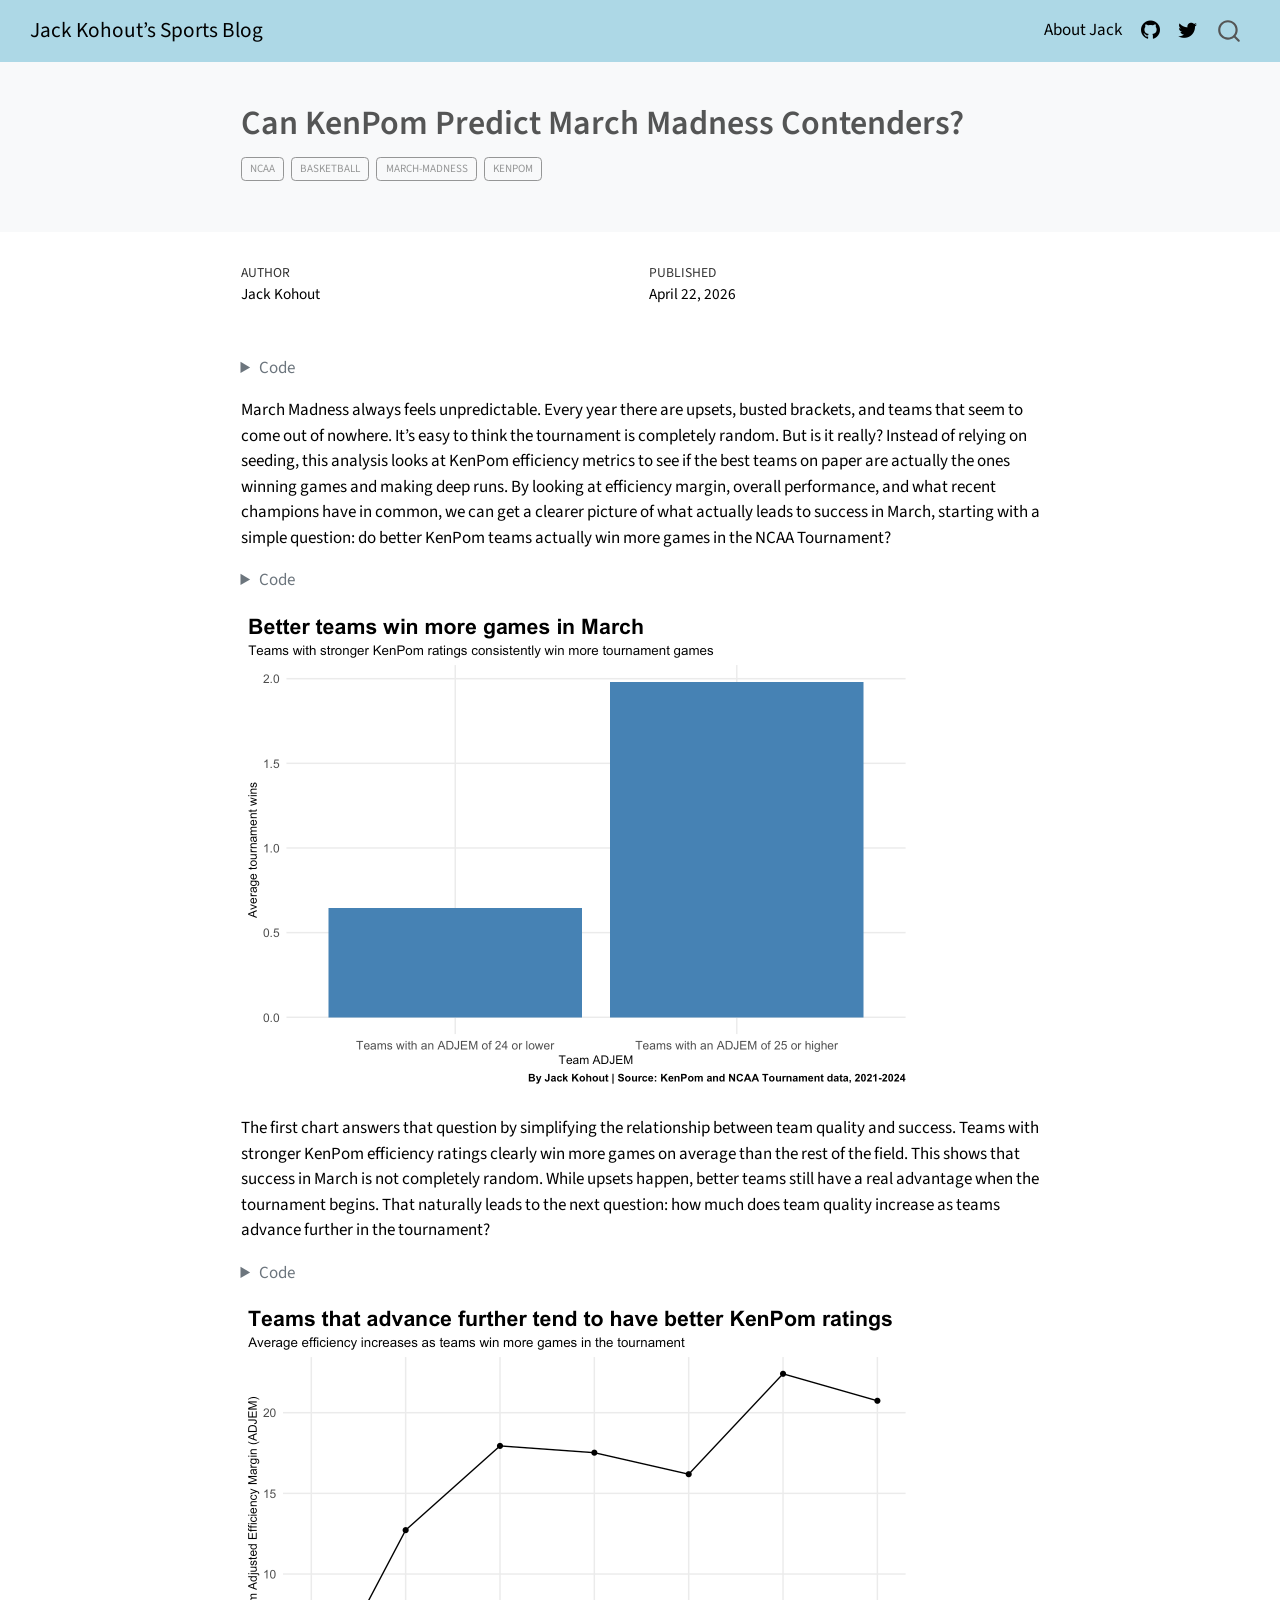
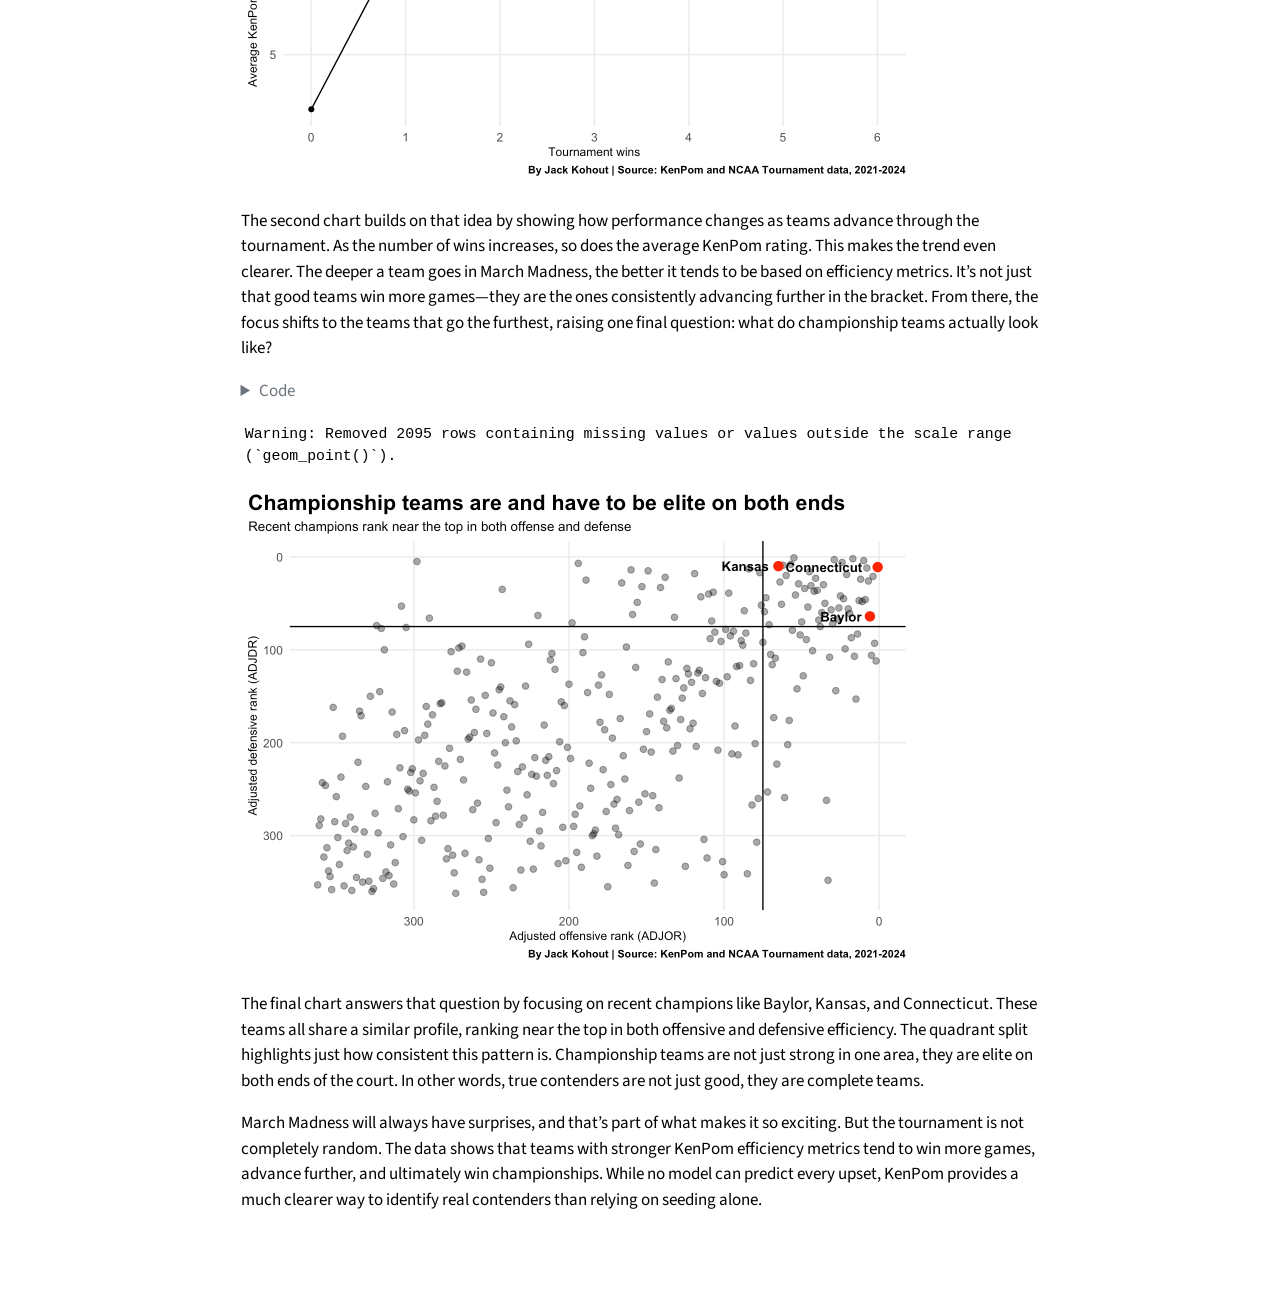
<file: posts/NCAA-Basketball-March-Madness-Kenpom/index.html>
<!DOCTYPE html>
<html xmlns="http://www.w3.org/1999/xhtml" lang="en" xml:lang="en"><head>

<meta charset="utf-8">
<meta name="generator" content="quarto-1.9.36">

<meta name="viewport" content="width=device-width, initial-scale=1.0, user-scalable=yes">

<meta name="author" content="Jack Kohout">
<meta name="dcterms.date" content="2026-04-22">

<title>Can KenPom Predict March Madness Contenders? – Jack Kohout’s Sports Blog</title>
<style>
/* Default styles provided by pandoc.
** See https://pandoc.org/MANUAL.html#variables-for-html for config info.
*/
code{white-space: pre-wrap;}
span.smallcaps{font-variant: small-caps;}
div.columns{display: flex; gap: min(4vw, 1.5em);}
div.column{flex: auto; overflow-x: auto;}
div.hanging-indent{margin-left: 1.5em; text-indent: -1.5em;}
ul.task-list{list-style: none;}
ul.task-list li input[type="checkbox"] {
  width: 0.8em;
  margin: 0 0.8em 0.2em -1em; /* quarto-specific, see https://github.com/quarto-dev/quarto-cli/issues/4556 */ 
  vertical-align: middle;
}
/* CSS for syntax highlighting */
html { -webkit-text-size-adjust: 100%; }
pre > code.sourceCode { white-space: pre; position: relative; }
pre > code.sourceCode > span { display: inline-block; line-height: 1.25; }
pre > code.sourceCode > span:empty { height: 1.2em; }
.sourceCode { overflow: visible; }
code.sourceCode > span { color: inherit; text-decoration: inherit; }
div.sourceCode { margin: 1em 0; }
pre.sourceCode { margin: 0; }
@media screen {
div.sourceCode { overflow: auto; }
}
@media print {
pre > code.sourceCode { white-space: pre-wrap; }
pre > code.sourceCode > span { text-indent: -5em; padding-left: 5em; }
}
pre.numberSource code
  { counter-reset: source-line 0; }
pre.numberSource code > span
  { position: relative; left: -4em; counter-increment: source-line; }
pre.numberSource code > span > a:first-child::before
  { content: counter(source-line);
    position: relative; left: -1em; text-align: right; vertical-align: baseline;
    border: none; display: inline-block;
    -webkit-touch-callout: none; -webkit-user-select: none;
    -khtml-user-select: none; -moz-user-select: none;
    -ms-user-select: none; user-select: none;
    padding: 0 4px; width: 4em;
  }
pre.numberSource { margin-left: 3em;  padding-left: 4px; }
div.sourceCode
  {   }
@media screen {
pre > code.sourceCode > span > a:first-child::before { text-decoration: underline; }
}
</style>


<script src="../../site_libs/quarto-nav/quarto-nav.js"></script>
<script src="../../site_libs/quarto-nav/headroom.min.js"></script>
<script src="../../site_libs/clipboard/clipboard.min.js"></script>
<script src="../../site_libs/quarto-search/autocomplete.umd.js"></script>
<script src="../../site_libs/quarto-search/fuse.min.js"></script>
<script src="../../site_libs/quarto-search/quarto-search.js"></script>
<meta name="quarto:offset" content="../../">
<link href="../../logo.png" rel="icon" type="image/png">
<script src="../../site_libs/quarto-html/quarto.js" type="module"></script>
<script src="../../site_libs/quarto-html/tabsets/tabsets.js" type="module"></script>
<script src="../../site_libs/quarto-html/popper.min.js"></script>
<script src="../../site_libs/quarto-html/tippy.umd.min.js"></script>
<script src="../../site_libs/quarto-html/anchor.min.js"></script>
<link href="../../site_libs/quarto-html/tippy.css" rel="stylesheet">
<link href="../../site_libs/quarto-html/quarto-syntax-highlighting-845c23b38eaddc0f92fda52bfe77a8c8.css" rel="stylesheet" id="quarto-text-highlighting-styles">
<script src="../../site_libs/bootstrap/bootstrap.min.js"></script>
<link href="../../site_libs/bootstrap/bootstrap-icons.css" rel="stylesheet">
<link href="../../site_libs/bootstrap/bootstrap-158031087360bce0ff56dc785ce39e06.min.css" rel="stylesheet" append-hash="true" id="quarto-bootstrap" data-mode="light">
<script id="quarto-search-options" type="application/json">{
  "location": "navbar",
  "copy-button": false,
  "collapse-after": 3,
  "panel-placement": "end",
  "type": "overlay",
  "limit": 50,
  "keyboard-shortcut": [
    "f",
    "/",
    "s"
  ],
  "show-item-context": false,
  "language": {
    "search-no-results-text": "No results",
    "search-matching-documents-text": "matching documents",
    "search-copy-link-title": "Copy link to search",
    "search-hide-matches-text": "Hide additional matches",
    "search-more-match-text": "more match in this document",
    "search-more-matches-text": "more matches in this document",
    "search-clear-button-title": "Clear",
    "search-text-placeholder": "",
    "search-detached-cancel-button-title": "Cancel",
    "search-submit-button-title": "Submit",
    "search-label": "Search"
  }
}</script>


<link rel="stylesheet" href="../../styles.css">
</head>

<body class="nav-fixed fullcontent quarto-light">

<div id="quarto-search-results"></div>
  <header id="quarto-header" class="headroom fixed-top quarto-banner">
    <nav class="navbar navbar-expand-lg " data-bs-theme="dark">
      <div class="navbar-container container-fluid">
      <div class="navbar-brand-container mx-auto">
    <a class="navbar-brand" href="../../index.html">
    <span class="navbar-title">Jack Kohout’s Sports Blog</span>
    </a>
  </div>
            <div id="quarto-search" class="" title="Search"></div>
          <button class="navbar-toggler" type="button" data-bs-toggle="collapse" data-bs-target="#navbarCollapse" aria-controls="navbarCollapse" role="menu" aria-expanded="false" aria-label="Toggle navigation" onclick="if (window.quartoToggleHeadroom) { window.quartoToggleHeadroom(); }">
  <span class="navbar-toggler-icon"></span>
</button>
          <div class="collapse navbar-collapse" id="navbarCollapse">
            <ul class="navbar-nav navbar-nav-scroll ms-auto">
  <li class="nav-item">
    <a class="nav-link" href="../../about.html"> 
<span class="menu-text">About Jack</span></a>
  </li>  
  <li class="nav-item compact">
    <a class="nav-link" href="https://github.com/JackKohout"> <i class="bi bi-github" role="img">
</i> 
<span class="menu-text"></span></a>
  </li>  
  <li class="nav-item compact">
    <a class="nav-link" href="https://twitter.com/JackKohout"> <i class="bi bi-twitter" role="img">
</i> 
<span class="menu-text"></span></a>
  </li>  
</ul>
          </div> <!-- /navcollapse -->
            <div class="quarto-navbar-tools">
</div>
      </div> <!-- /container-fluid -->
    </nav>
</header>
<!-- content -->
<header id="title-block-header" class="quarto-title-block default page-columns page-full">
  <div class="quarto-title-banner page-columns page-full">
    <div class="quarto-title column-body">
      <h1 class="title">Can KenPom Predict March Madness Contenders?</h1>
                                <div class="quarto-categories">
                <div class="quarto-category">NCAA</div>
                <div class="quarto-category">Basketball</div>
                <div class="quarto-category">March-Madness</div>
                <div class="quarto-category">Kenpom</div>
              </div>
                  </div>
  </div>
    
  
  <div class="quarto-title-meta">

      <div>
      <div class="quarto-title-meta-heading">Author</div>
      <div class="quarto-title-meta-contents">
               <p>Jack Kohout </p>
            </div>
    </div>
      
      <div>
      <div class="quarto-title-meta-heading">Published</div>
      <div class="quarto-title-meta-contents">
        <p class="date">April 22, 2026</p>
      </div>
    </div>
    
      
    </div>
    
  
  </header><div id="quarto-content" class="quarto-container page-columns page-rows-contents page-layout-article page-navbar">
<!-- sidebar -->
<!-- margin-sidebar -->
    
<!-- main -->
<main class="content quarto-banner-title-block" id="quarto-document-content">





<div class="cell">
<details class="code-fold">
<summary>Code</summary>
<div class="code-copy-outer-scaffold"><div class="sourceCode cell-code" id="cb1"><pre class="sourceCode r code-with-copy"><code class="sourceCode r"><span id="cb1-1"><a href="#cb1-1" aria-hidden="true" tabindex="-1"></a><span class="fu">library</span>(tidyverse)</span>
<span id="cb1-2"><a href="#cb1-2" aria-hidden="true" tabindex="-1"></a></span>
<span id="cb1-3"><a href="#cb1-3" aria-hidden="true" tabindex="-1"></a>MarchMadness2024 <span class="ot">&lt;-</span> <span class="fu">read.csv</span>(<span class="st">"data/final_march_madness_2024.csv"</span>)</span>
<span id="cb1-4"><a href="#cb1-4" aria-hidden="true" tabindex="-1"></a>MarchMadness2023 <span class="ot">&lt;-</span> <span class="fu">read.csv</span>(<span class="st">"data/final_march_madness_2023.csv"</span>)</span>
<span id="cb1-5"><a href="#cb1-5" aria-hidden="true" tabindex="-1"></a>MarchMadness2022 <span class="ot">&lt;-</span> <span class="fu">read.csv</span>(<span class="st">"data/final_march_madness_2022.csv"</span>)</span>
<span id="cb1-6"><a href="#cb1-6" aria-hidden="true" tabindex="-1"></a>MarchMadness2021 <span class="ot">&lt;-</span> <span class="fu">read.csv</span>(<span class="st">"data/final_march_madness_2021.csv"</span>)</span>
<span id="cb1-7"><a href="#cb1-7" aria-hidden="true" tabindex="-1"></a></span>
<span id="cb1-8"><a href="#cb1-8" aria-hidden="true" tabindex="-1"></a>Final_data <span class="ot">&lt;-</span> <span class="fu">bind_rows</span>(</span>
<span id="cb1-9"><a href="#cb1-9" aria-hidden="true" tabindex="-1"></a>  MarchMadness2024,</span>
<span id="cb1-10"><a href="#cb1-10" aria-hidden="true" tabindex="-1"></a>  MarchMadness2023,</span>
<span id="cb1-11"><a href="#cb1-11" aria-hidden="true" tabindex="-1"></a>  MarchMadness2022,</span>
<span id="cb1-12"><a href="#cb1-12" aria-hidden="true" tabindex="-1"></a>  MarchMadness2021</span>
<span id="cb1-13"><a href="#cb1-13" aria-hidden="true" tabindex="-1"></a>)</span></code></pre></div><button title="Copy to Clipboard" class="code-copy-button"><i class="bi"></i></button></div>
</details>
</div>
<p>March Madness always feels unpredictable. Every year there are upsets, busted brackets, and teams that seem to come out of nowhere. It’s easy to think the tournament is completely random. But is it really? Instead of relying on seeding, this analysis looks at KenPom efficiency metrics to see if the best teams on paper are actually the ones winning games and making deep runs. By looking at efficiency margin, overall performance, and what recent champions have in common, we can get a clearer picture of what actually leads to success in March, starting with a simple question: do better KenPom teams actually win more games in the NCAA Tournament?</p>
<div class="cell">
<details class="code-fold">
<summary>Code</summary>
<div class="code-copy-outer-scaffold"><div class="sourceCode cell-code" id="cb2"><pre class="sourceCode r code-with-copy"><code class="sourceCode r"><span id="cb2-1"><a href="#cb2-1" aria-hidden="true" tabindex="-1"></a>eff_groups <span class="ot">&lt;-</span> Final_data <span class="sc">|&gt;</span></span>
<span id="cb2-2"><a href="#cb2-2" aria-hidden="true" tabindex="-1"></a>  <span class="fu">filter</span>(<span class="sc">!</span><span class="fu">is.na</span>(adjem), <span class="sc">!</span><span class="fu">is.na</span>(tournament_wins)) <span class="sc">|&gt;</span></span>
<span id="cb2-3"><a href="#cb2-3" aria-hidden="true" tabindex="-1"></a>  <span class="fu">mutate</span>(<span class="at">group =</span> <span class="st">"Teams with an ADJEM of 24 or lower"</span>) <span class="sc">|&gt;</span></span>
<span id="cb2-4"><a href="#cb2-4" aria-hidden="true" tabindex="-1"></a>  <span class="fu">mutate</span>(<span class="at">group =</span> <span class="fu">replace</span>(group, adjem <span class="sc">&gt;=</span> <span class="dv">25</span>, <span class="st">"Teams with an ADJEM of 25 or higher"</span>))</span>
<span id="cb2-5"><a href="#cb2-5" aria-hidden="true" tabindex="-1"></a></span>
<span id="cb2-6"><a href="#cb2-6" aria-hidden="true" tabindex="-1"></a>eff_summary <span class="ot">&lt;-</span> eff_groups <span class="sc">|&gt;</span></span>
<span id="cb2-7"><a href="#cb2-7" aria-hidden="true" tabindex="-1"></a>  <span class="fu">group_by</span>(group) <span class="sc">|&gt;</span></span>
<span id="cb2-8"><a href="#cb2-8" aria-hidden="true" tabindex="-1"></a>  <span class="fu">summarize</span>(<span class="at">avg_wins =</span> <span class="fu">mean</span>(tournament_wins))</span>
<span id="cb2-9"><a href="#cb2-9" aria-hidden="true" tabindex="-1"></a></span>
<span id="cb2-10"><a href="#cb2-10" aria-hidden="true" tabindex="-1"></a>adjem_chart <span class="ot">&lt;-</span> eff_summary <span class="sc">|&gt;</span></span>
<span id="cb2-11"><a href="#cb2-11" aria-hidden="true" tabindex="-1"></a>  <span class="fu">ggplot</span>(<span class="fu">aes</span>(<span class="at">x =</span> group, <span class="at">y =</span> avg_wins)) <span class="sc">+</span></span>
<span id="cb2-12"><a href="#cb2-12" aria-hidden="true" tabindex="-1"></a>  <span class="fu">geom_col</span>(<span class="at">fill =</span> <span class="st">"steelblue"</span>) <span class="sc">+</span></span>
<span id="cb2-13"><a href="#cb2-13" aria-hidden="true" tabindex="-1"></a>  <span class="fu">labs</span>(</span>
<span id="cb2-14"><a href="#cb2-14" aria-hidden="true" tabindex="-1"></a>    <span class="at">title =</span> <span class="st">"Top KenPom teams clearly win more games in March"</span>,</span>
<span id="cb2-15"><a href="#cb2-15" aria-hidden="true" tabindex="-1"></a>    <span class="at">subtitle =</span> <span class="st">"Teams with stronger KenPom ratings consistently win more tournament games"</span>,</span>
<span id="cb2-16"><a href="#cb2-16" aria-hidden="true" tabindex="-1"></a>    <span class="at">x =</span> <span class="st">"Team ADJEM"</span>,</span>
<span id="cb2-17"><a href="#cb2-17" aria-hidden="true" tabindex="-1"></a>    <span class="at">y =</span> <span class="st">"Average tournament wins"</span>,</span>
<span id="cb2-18"><a href="#cb2-18" aria-hidden="true" tabindex="-1"></a>    <span class="at">caption =</span> <span class="st">"By Jack Kohout | Source: KenPom and NCAA Tournament data, 2021-2024"</span></span>
<span id="cb2-19"><a href="#cb2-19" aria-hidden="true" tabindex="-1"></a>  ) <span class="sc">+</span></span>
<span id="cb2-20"><a href="#cb2-20" aria-hidden="true" tabindex="-1"></a>  <span class="fu">theme_minimal</span>() <span class="sc">+</span></span>
<span id="cb2-21"><a href="#cb2-21" aria-hidden="true" tabindex="-1"></a>  <span class="fu">theme</span>(</span>
<span id="cb2-22"><a href="#cb2-22" aria-hidden="true" tabindex="-1"></a>    <span class="at">plot.title.position =</span> <span class="st">"plot"</span>,</span>
<span id="cb2-23"><a href="#cb2-23" aria-hidden="true" tabindex="-1"></a>    <span class="at">plot.title =</span> <span class="fu">element_text</span>(<span class="at">size =</span> <span class="dv">16</span>, <span class="at">face =</span> <span class="st">"bold"</span>),</span>
<span id="cb2-24"><a href="#cb2-24" aria-hidden="true" tabindex="-1"></a>    <span class="at">plot.caption =</span> <span class="fu">element_text</span>(<span class="at">size =</span> <span class="dv">8</span>, <span class="at">face =</span> <span class="st">"bold"</span>),</span>
<span id="cb2-25"><a href="#cb2-25" aria-hidden="true" tabindex="-1"></a>    <span class="at">plot.subtitle =</span> <span class="fu">element_text</span>(<span class="at">size =</span> <span class="dv">10</span>),</span>
<span id="cb2-26"><a href="#cb2-26" aria-hidden="true" tabindex="-1"></a>    <span class="at">axis.title =</span> <span class="fu">element_text</span>(<span class="at">size =</span> <span class="dv">9</span>),</span>
<span id="cb2-27"><a href="#cb2-27" aria-hidden="true" tabindex="-1"></a>    <span class="at">axis.text =</span> <span class="fu">element_text</span>(<span class="at">size =</span> <span class="dv">9</span>),</span>
<span id="cb2-28"><a href="#cb2-28" aria-hidden="true" tabindex="-1"></a>    <span class="at">panel.grid.minor =</span> <span class="fu">element_blank</span>()</span>
<span id="cb2-29"><a href="#cb2-29" aria-hidden="true" tabindex="-1"></a>  )</span>
<span id="cb2-30"><a href="#cb2-30" aria-hidden="true" tabindex="-1"></a></span>
<span id="cb2-31"><a href="#cb2-31" aria-hidden="true" tabindex="-1"></a>adjem_chart</span></code></pre></div><button title="Copy to Clipboard" class="code-copy-button"><i class="bi"></i></button></div>
</details>
<div class="cell-output-display">
<div>
<figure class="figure">
<p><img src="index_files/figure-html/unnamed-chunk-2-1.png" class="img-fluid figure-img" width="672"></p>
</figure>
</div>
</div>
</div>
<p>The first chart answers that question by simplifying the relationship between team quality and success. Teams with stronger KenPom efficiency ratings clearly win more games on average than the rest of the field. This shows that success in March is not completely random. While upsets happen, better teams still have a real advantage when the tournament begins. That naturally leads to the next question: how much does team quality increase as teams advance further in the tournament?</p>
<div class="cell">
<details class="code-fold">
<summary>Code</summary>
<div class="code-copy-outer-scaffold"><div class="sourceCode cell-code" id="cb3"><pre class="sourceCode r code-with-copy"><code class="sourceCode r"><span id="cb3-1"><a href="#cb3-1" aria-hidden="true" tabindex="-1"></a>wins_avg <span class="ot">&lt;-</span> Final_data <span class="sc">|&gt;</span></span>
<span id="cb3-2"><a href="#cb3-2" aria-hidden="true" tabindex="-1"></a>  <span class="fu">filter</span>(<span class="sc">!</span><span class="fu">is.na</span>(adjem), <span class="sc">!</span><span class="fu">is.na</span>(tournament_wins)) <span class="sc">|&gt;</span></span>
<span id="cb3-3"><a href="#cb3-3" aria-hidden="true" tabindex="-1"></a>  <span class="fu">group_by</span>(tournament_wins) <span class="sc">|&gt;</span></span>
<span id="cb3-4"><a href="#cb3-4" aria-hidden="true" tabindex="-1"></a>  <span class="fu">summarize</span>(<span class="at">avg_adjem =</span> <span class="fu">mean</span>(adjem))</span>
<span id="cb3-5"><a href="#cb3-5" aria-hidden="true" tabindex="-1"></a></span>
<span id="cb3-6"><a href="#cb3-6" aria-hidden="true" tabindex="-1"></a>wins_avg <span class="sc">|&gt;</span></span>
<span id="cb3-7"><a href="#cb3-7" aria-hidden="true" tabindex="-1"></a>  <span class="fu">ggplot</span>(<span class="fu">aes</span>(<span class="at">x =</span> tournament_wins, <span class="at">y =</span> avg_adjem)) <span class="sc">+</span></span>
<span id="cb3-8"><a href="#cb3-8" aria-hidden="true" tabindex="-1"></a>  <span class="fu">geom_line</span>() <span class="sc">+</span></span>
<span id="cb3-9"><a href="#cb3-9" aria-hidden="true" tabindex="-1"></a>  <span class="fu">geom_point</span>() <span class="sc">+</span></span>
<span id="cb3-10"><a href="#cb3-10" aria-hidden="true" tabindex="-1"></a>  <span class="fu">scale_x_continuous</span>(<span class="at">breaks =</span> <span class="dv">0</span><span class="sc">:</span><span class="dv">6</span>) <span class="sc">+</span></span>
<span id="cb3-11"><a href="#cb3-11" aria-hidden="true" tabindex="-1"></a>  <span class="fu">labs</span>(</span>
<span id="cb3-12"><a href="#cb3-12" aria-hidden="true" tabindex="-1"></a>    <span class="at">title =</span> <span class="st">"The deeper teams go, the better their KenPom ratings get"</span>,</span>
<span id="cb3-13"><a href="#cb3-13" aria-hidden="true" tabindex="-1"></a>    <span class="at">subtitle =</span> <span class="st">"Average efficiency increases as teams win more games in the tournament"</span>,</span>
<span id="cb3-14"><a href="#cb3-14" aria-hidden="true" tabindex="-1"></a>    <span class="at">x =</span> <span class="st">"Tournament wins"</span>,</span>
<span id="cb3-15"><a href="#cb3-15" aria-hidden="true" tabindex="-1"></a>    <span class="at">y =</span> <span class="st">"Average KenPom adjusted efficiency margin"</span>,</span>
<span id="cb3-16"><a href="#cb3-16" aria-hidden="true" tabindex="-1"></a>    <span class="at">caption =</span> <span class="st">"By Jack Kohout | Source: KenPom and NCAA Tournament data, 2021-2024"</span></span>
<span id="cb3-17"><a href="#cb3-17" aria-hidden="true" tabindex="-1"></a>  ) <span class="sc">+</span></span>
<span id="cb3-18"><a href="#cb3-18" aria-hidden="true" tabindex="-1"></a>  <span class="fu">theme_minimal</span>()</span></code></pre></div><button title="Copy to Clipboard" class="code-copy-button"><i class="bi"></i></button></div>
</details>
<div class="cell-output-display">
<div>
<figure class="figure">
<p><img src="index_files/figure-html/unnamed-chunk-3-1.png" class="img-fluid figure-img" width="672"></p>
</figure>
</div>
</div>
</div>
<p>The second chart builds on that idea by showing how performance changes as teams advance through the tournament. As the number of wins increases, so does the average KenPom rating. This makes the trend even clearer. The deeper a team goes in March Madness, the better it tends to be based on efficiency metrics. It’s not just that good teams win more games—they are the ones consistently advancing further in the bracket. From there, the focus shifts to the teams that go the furthest, raising one final question: what do championship teams actually look like?</p>
<div class="cell">
<details class="code-fold">
<summary>Code</summary>
<div class="code-copy-outer-scaffold"><div class="sourceCode cell-code" id="cb4"><pre class="sourceCode r code-with-copy"><code class="sourceCode r"><span id="cb4-1"><a href="#cb4-1" aria-hidden="true" tabindex="-1"></a>champions <span class="ot">&lt;-</span> Final_data <span class="sc">|&gt;</span></span>
<span id="cb4-2"><a href="#cb4-2" aria-hidden="true" tabindex="-1"></a>  <span class="fu">filter</span>(</span>
<span id="cb4-3"><a href="#cb4-3" aria-hidden="true" tabindex="-1"></a>    Team <span class="sc">==</span> <span class="st">"Baylor"</span> <span class="sc">|</span></span>
<span id="cb4-4"><a href="#cb4-4" aria-hidden="true" tabindex="-1"></a>    Team <span class="sc">==</span> <span class="st">"Kansas"</span> <span class="sc">|</span></span>
<span id="cb4-5"><a href="#cb4-5" aria-hidden="true" tabindex="-1"></a>    Team <span class="sc">==</span> <span class="st">"Connecticut"</span></span>
<span id="cb4-6"><a href="#cb4-6" aria-hidden="true" tabindex="-1"></a>  )</span>
<span id="cb4-7"><a href="#cb4-7" aria-hidden="true" tabindex="-1"></a></span>
<span id="cb4-8"><a href="#cb4-8" aria-hidden="true" tabindex="-1"></a>Final_data <span class="sc">|&gt;</span></span>
<span id="cb4-9"><a href="#cb4-9" aria-hidden="true" tabindex="-1"></a>  <span class="fu">ggplot</span>(<span class="fu">aes</span>(<span class="at">x =</span> RankAdjOE, <span class="at">y =</span> RankAdjDE))<span class="sc">+</span></span>
<span id="cb4-10"><a href="#cb4-10" aria-hidden="true" tabindex="-1"></a>  <span class="fu">geom_point</span>(<span class="at">alpha =</span> .<span class="dv">4</span>, <span class="at">size =</span> <span class="dv">2</span>) <span class="sc">+</span></span>
<span id="cb4-11"><a href="#cb4-11" aria-hidden="true" tabindex="-1"></a>  <span class="fu">geom_point</span>(<span class="at">data =</span> champions, <span class="at">color =</span> <span class="st">"red"</span>, <span class="at">size =</span> <span class="dv">3</span>) <span class="sc">+</span></span>
<span id="cb4-12"><a href="#cb4-12" aria-hidden="true" tabindex="-1"></a>  <span class="fu">geom_text</span>(</span>
<span id="cb4-13"><a href="#cb4-13" aria-hidden="true" tabindex="-1"></a>    <span class="at">data =</span> champions,</span>
<span id="cb4-14"><a href="#cb4-14" aria-hidden="true" tabindex="-1"></a>    <span class="fu">aes</span>(<span class="at">label =</span> Team),</span>
<span id="cb4-15"><a href="#cb4-15" aria-hidden="true" tabindex="-1"></a>    <span class="at">size =</span> <span class="fl">3.5</span>,</span>
<span id="cb4-16"><a href="#cb4-16" aria-hidden="true" tabindex="-1"></a>    <span class="at">fontface =</span> <span class="st">"bold"</span>,</span>
<span id="cb4-17"><a href="#cb4-17" aria-hidden="true" tabindex="-1"></a>    <span class="at">hjust =</span> <span class="fl">1.2</span></span>
<span id="cb4-18"><a href="#cb4-18" aria-hidden="true" tabindex="-1"></a>  ) <span class="sc">+</span></span>
<span id="cb4-19"><a href="#cb4-19" aria-hidden="true" tabindex="-1"></a>  <span class="fu">geom_vline</span>(<span class="at">xintercept =</span> <span class="dv">75</span>) <span class="sc">+</span></span>
<span id="cb4-20"><a href="#cb4-20" aria-hidden="true" tabindex="-1"></a>  <span class="fu">geom_hline</span>(<span class="at">yintercept =</span> <span class="dv">75</span>) <span class="sc">+</span></span>
<span id="cb4-21"><a href="#cb4-21" aria-hidden="true" tabindex="-1"></a>  <span class="fu">scale_x_reverse</span>() <span class="sc">+</span></span>
<span id="cb4-22"><a href="#cb4-22" aria-hidden="true" tabindex="-1"></a>  <span class="fu">scale_y_reverse</span>() <span class="sc">+</span></span>
<span id="cb4-23"><a href="#cb4-23" aria-hidden="true" tabindex="-1"></a>  <span class="fu">labs</span>(</span>
<span id="cb4-24"><a href="#cb4-24" aria-hidden="true" tabindex="-1"></a>    <span class="at">title =</span> <span class="st">"Every champion fits the same elite profile"</span>,</span>
<span id="cb4-25"><a href="#cb4-25" aria-hidden="true" tabindex="-1"></a>    <span class="at">subtitle =</span> <span class="st">"Recent champions rank near the top in both offense and defense rankings"</span>,</span>
<span id="cb4-26"><a href="#cb4-26" aria-hidden="true" tabindex="-1"></a>    <span class="at">x =</span> <span class="st">"Adjusted offensive rank (ADJOR)"</span>,</span>
<span id="cb4-27"><a href="#cb4-27" aria-hidden="true" tabindex="-1"></a>    <span class="at">y =</span> <span class="st">"Adjusted defensive rank (ADJDR)"</span>,</span>
<span id="cb4-28"><a href="#cb4-28" aria-hidden="true" tabindex="-1"></a>    <span class="at">caption =</span> <span class="st">"By Jack Kohout | Source: KenPom and NCAA Tournament data, 2021-2024"</span></span>
<span id="cb4-29"><a href="#cb4-29" aria-hidden="true" tabindex="-1"></a>  ) <span class="sc">+</span></span>
<span id="cb4-30"><a href="#cb4-30" aria-hidden="true" tabindex="-1"></a>  <span class="fu">theme_minimal</span>() <span class="sc">+</span></span>
<span id="cb4-31"><a href="#cb4-31" aria-hidden="true" tabindex="-1"></a>  <span class="fu">theme</span>(</span>
<span id="cb4-32"><a href="#cb4-32" aria-hidden="true" tabindex="-1"></a>    <span class="at">plot.title.position =</span> <span class="st">"plot"</span>,</span>
<span id="cb4-33"><a href="#cb4-33" aria-hidden="true" tabindex="-1"></a>    <span class="at">plot.title =</span> <span class="fu">element_text</span>(<span class="at">size =</span> <span class="dv">16</span>, <span class="at">face =</span> <span class="st">"bold"</span>),</span>
<span id="cb4-34"><a href="#cb4-34" aria-hidden="true" tabindex="-1"></a>    <span class="at">plot.caption =</span> <span class="fu">element_text</span>(<span class="at">size =</span> <span class="dv">8</span>, <span class="at">face =</span> <span class="st">"bold"</span>),</span>
<span id="cb4-35"><a href="#cb4-35" aria-hidden="true" tabindex="-1"></a>    <span class="at">plot.subtitle =</span> <span class="fu">element_text</span>(<span class="at">size =</span> <span class="dv">10</span>),</span>
<span id="cb4-36"><a href="#cb4-36" aria-hidden="true" tabindex="-1"></a>    <span class="at">axis.title =</span> <span class="fu">element_text</span>(<span class="at">size =</span> <span class="dv">9</span>),</span>
<span id="cb4-37"><a href="#cb4-37" aria-hidden="true" tabindex="-1"></a>    <span class="at">axis.text =</span> <span class="fu">element_text</span>(<span class="at">size =</span> <span class="dv">9</span>),</span>
<span id="cb4-38"><a href="#cb4-38" aria-hidden="true" tabindex="-1"></a>    <span class="at">panel.grid.minor =</span> <span class="fu">element_blank</span>()</span>
<span id="cb4-39"><a href="#cb4-39" aria-hidden="true" tabindex="-1"></a>  )</span></code></pre></div><button title="Copy to Clipboard" class="code-copy-button"><i class="bi"></i></button></div>
</details>
<div class="cell-output cell-output-stderr">
<pre><code>Warning: Removed 2095 rows containing missing values or values outside the scale range
(`geom_point()`).</code></pre>
</div>
<div class="cell-output-display">
<div>
<figure class="figure">
<p><img src="index_files/figure-html/unnamed-chunk-4-1.png" class="img-fluid figure-img" width="672"></p>
</figure>
</div>
</div>
</div>
<p>The final chart answers that question by focusing on recent champions like Baylor, Kansas, and Connecticut. These teams all share a similar profile, ranking near the top in both offensive and defensive efficiency. The quadrant split highlights just how consistent this pattern is. Championship teams are not just strong in one area, they are elite on both ends of the court. In other words, true contenders are not just good, they are complete teams.</p>
<p>March Madness will always have surprises, and that’s part of what makes it so exciting. But the tournament is not completely random. The data shows that teams with stronger KenPom efficiency metrics tend to win more games, advance further, and ultimately win championships. While no model can predict every upset, KenPom provides a much clearer way to identify real contenders than relying on seeding alone.</p>



</main> <!-- /main -->
<script id="quarto-html-after-body" type="application/javascript">
  window.document.addEventListener("DOMContentLoaded", function (event) {
    const icon = "";
    const anchorJS = new window.AnchorJS();
    anchorJS.options = {
      placement: 'right',
      icon: icon
    };
    anchorJS.add('.anchored');
    const isCodeAnnotation = (el) => {
      for (const clz of el.classList) {
        if (clz.startsWith('code-annotation-')) {                     
          return true;
        }
      }
      return false;
    }
    const onCopySuccess = function(e) {
      // button target
      const button = e.trigger;
      // don't keep focus
      button.blur();
      // flash "checked"
      button.classList.add('code-copy-button-checked');
      var currentTitle = button.getAttribute("title");
      button.setAttribute("title", "Copied!");
      let tooltip;
      if (window.bootstrap) {
        button.setAttribute("data-bs-toggle", "tooltip");
        button.setAttribute("data-bs-placement", "left");
        button.setAttribute("data-bs-title", "Copied!");
        tooltip = new bootstrap.Tooltip(button, 
          { trigger: "manual", 
            customClass: "code-copy-button-tooltip",
            offset: [0, -8]});
        tooltip.show();    
      }
      setTimeout(function() {
        if (tooltip) {
          tooltip.hide();
          button.removeAttribute("data-bs-title");
          button.removeAttribute("data-bs-toggle");
          button.removeAttribute("data-bs-placement");
        }
        button.setAttribute("title", currentTitle);
        button.classList.remove('code-copy-button-checked');
      }, 1000);
      // clear code selection
      e.clearSelection();
    }
    const getTextToCopy = function(trigger) {
      const outerScaffold = trigger.parentElement.cloneNode(true);
      const codeEl = outerScaffold.querySelector('code');
      for (const childEl of codeEl.children) {
        if (isCodeAnnotation(childEl)) {
          childEl.remove();
        }
      }
      return codeEl.innerText;
    }
    const clipboard = new window.ClipboardJS('.code-copy-button:not([data-in-quarto-modal])', {
      text: getTextToCopy
    });
    clipboard.on('success', onCopySuccess);
    if (window.document.getElementById('quarto-embedded-source-code-modal')) {
      const clipboardModal = new window.ClipboardJS('.code-copy-button[data-in-quarto-modal]', {
        text: getTextToCopy,
        container: window.document.getElementById('quarto-embedded-source-code-modal')
      });
      clipboardModal.on('success', onCopySuccess);
    }
      var localhostRegex = new RegExp(/^(?:http|https):\/\/localhost\:?[0-9]*\//);
      var mailtoRegex = new RegExp(/^mailto:/);
        var filterRegex = new RegExp('/' + window.location.host + '/');
      var isInternal = (href) => {
          return filterRegex.test(href) || localhostRegex.test(href) || mailtoRegex.test(href);
      }
      // Inspect non-navigation links and adorn them if external
     var links = window.document.querySelectorAll('a[href]:not(.nav-link):not(.navbar-brand):not(.toc-action):not(.sidebar-link):not(.sidebar-item-toggle):not(.pagination-link):not(.no-external):not([aria-hidden]):not(.dropdown-item):not(.quarto-navigation-tool):not(.about-link)');
      for (var i=0; i<links.length; i++) {
        const link = links[i];
        if (!isInternal(link.href)) {
          // undo the damage that might have been done by quarto-nav.js in the case of
          // links that we want to consider external
          if (link.dataset.originalHref !== undefined) {
            link.href = link.dataset.originalHref;
          }
        }
      }
    function tippyHover(el, contentFn, onTriggerFn, onUntriggerFn) {
      const config = {
        allowHTML: true,
        maxWidth: 500,
        delay: 100,
        arrow: false,
        appendTo: function(el) {
            return el.parentElement;
        },
        interactive: true,
        interactiveBorder: 10,
        theme: 'quarto',
        placement: 'bottom-start',
      };
      if (contentFn) {
        config.content = contentFn;
      }
      if (onTriggerFn) {
        config.onTrigger = onTriggerFn;
      }
      if (onUntriggerFn) {
        config.onUntrigger = onUntriggerFn;
      }
      window.tippy(el, config); 
    }
    const noterefs = window.document.querySelectorAll('a[role="doc-noteref"]');
    for (var i=0; i<noterefs.length; i++) {
      const ref = noterefs[i];
      tippyHover(ref, function() {
        // use id or data attribute instead here
        let href = ref.getAttribute('data-footnote-href') || ref.getAttribute('href');
        try { href = new URL(href).hash; } catch {}
        const id = href.replace(/^#\/?/, "");
        const note = window.document.getElementById(id);
        if (note) {
          return note.innerHTML;
        } else {
          return "";
        }
      });
    }
    const xrefs = window.document.querySelectorAll('a.quarto-xref');
    const processXRef = (id, note) => {
      // Strip column container classes
      const stripColumnClz = (el) => {
        el.classList.remove("page-full", "page-columns");
        if (el.children) {
          for (const child of el.children) {
            stripColumnClz(child);
          }
        }
      }
      stripColumnClz(note)
      if (id === null || id.startsWith('sec-')) {
        // Special case sections, only their first couple elements
        const container = document.createElement("div");
        if (note.children && note.children.length > 2) {
          container.appendChild(note.children[0].cloneNode(true));
          for (let i = 1; i < note.children.length; i++) {
            const child = note.children[i];
            if (child.tagName === "P" && child.innerText === "") {
              continue;
            } else {
              container.appendChild(child.cloneNode(true));
              break;
            }
          }
          if (window.Quarto?.typesetMath) {
            window.Quarto.typesetMath(container);
          }
          return container.innerHTML
        } else {
          if (window.Quarto?.typesetMath) {
            window.Quarto.typesetMath(note);
          }
          return note.innerHTML;
        }
      } else {
        // Remove any anchor links if they are present
        const anchorLink = note.querySelector('a.anchorjs-link');
        if (anchorLink) {
          anchorLink.remove();
        }
        if (window.Quarto?.typesetMath) {
          window.Quarto.typesetMath(note);
        }
        if (note.classList.contains("callout")) {
          return note.outerHTML;
        } else {
          return note.innerHTML;
        }
      }
    }
    for (var i=0; i<xrefs.length; i++) {
      const xref = xrefs[i];
      tippyHover(xref, undefined, function(instance) {
        instance.disable();
        let url = xref.getAttribute('href');
        let hash = undefined; 
        if (url.startsWith('#')) {
          hash = url;
        } else {
          try { hash = new URL(url).hash; } catch {}
        }
        if (hash) {
          const id = hash.replace(/^#\/?/, "");
          const note = window.document.getElementById(id);
          if (note !== null) {
            try {
              const html = processXRef(id, note.cloneNode(true));
              instance.setContent(html);
            } finally {
              instance.enable();
              instance.show();
            }
          } else {
            // See if we can fetch this
            fetch(url.split('#')[0])
            .then(res => res.text())
            .then(html => {
              const parser = new DOMParser();
              const htmlDoc = parser.parseFromString(html, "text/html");
              const note = htmlDoc.getElementById(id);
              if (note !== null) {
                const html = processXRef(id, note);
                instance.setContent(html);
              } 
            }).finally(() => {
              instance.enable();
              instance.show();
            });
          }
        } else {
          // See if we can fetch a full url (with no hash to target)
          // This is a special case and we should probably do some content thinning / targeting
          fetch(url)
          .then(res => res.text())
          .then(html => {
            const parser = new DOMParser();
            const htmlDoc = parser.parseFromString(html, "text/html");
            const note = htmlDoc.querySelector('main.content');
            if (note !== null) {
              // This should only happen for chapter cross references
              // (since there is no id in the URL)
              // remove the first header
              if (note.children.length > 0 && note.children[0].tagName === "HEADER") {
                note.children[0].remove();
              }
              const html = processXRef(null, note);
              instance.setContent(html);
            } 
          }).finally(() => {
            instance.enable();
            instance.show();
          });
        }
      }, function(instance) {
      });
    }
        let selectedAnnoteEl;
        const selectorForAnnotation = ( cell, annotation) => {
          let cellAttr = 'data-code-cell="' + cell + '"';
          let lineAttr = 'data-code-annotation="' +  annotation + '"';
          const selector = 'span[' + cellAttr + '][' + lineAttr + ']';
          return selector;
        }
        const selectCodeLines = (annoteEl) => {
          const doc = window.document;
          const targetCell = annoteEl.getAttribute("data-target-cell");
          const targetAnnotation = annoteEl.getAttribute("data-target-annotation");
          const annoteSpan = window.document.querySelector(selectorForAnnotation(targetCell, targetAnnotation));
          const lines = annoteSpan.getAttribute("data-code-lines").split(",");
          const lineIds = lines.map((line) => {
            return targetCell + "-" + line;
          })
          let top = null;
          let height = null;
          let parent = null;
          if (lineIds.length > 0) {
              //compute the position of the single el (top and bottom and make a div)
              const el = window.document.getElementById(lineIds[0]);
              top = el.offsetTop;
              height = el.offsetHeight;
              parent = el.parentElement.parentElement;
            if (lineIds.length > 1) {
              const lastEl = window.document.getElementById(lineIds[lineIds.length - 1]);
              const bottom = lastEl.offsetTop + lastEl.offsetHeight;
              height = bottom - top;
            }
            if (top !== null && height !== null && parent !== null) {
              // cook up a div (if necessary) and position it 
              let div = window.document.getElementById("code-annotation-line-highlight");
              if (div === null) {
                div = window.document.createElement("div");
                div.setAttribute("id", "code-annotation-line-highlight");
                div.style.position = 'absolute';
                parent.appendChild(div);
              }
              div.style.top = top - 2 + "px";
              div.style.height = height + 4 + "px";
              div.style.left = 0;
              let gutterDiv = window.document.getElementById("code-annotation-line-highlight-gutter");
              if (gutterDiv === null) {
                gutterDiv = window.document.createElement("div");
                gutterDiv.setAttribute("id", "code-annotation-line-highlight-gutter");
                gutterDiv.style.position = 'absolute';
                const codeCell = window.document.getElementById(targetCell);
                const gutter = codeCell.querySelector('.code-annotation-gutter');
                gutter.appendChild(gutterDiv);
              }
              gutterDiv.style.top = top - 2 + "px";
              gutterDiv.style.height = height + 4 + "px";
            }
            selectedAnnoteEl = annoteEl;
          }
        };
        const unselectCodeLines = () => {
          const elementsIds = ["code-annotation-line-highlight", "code-annotation-line-highlight-gutter"];
          elementsIds.forEach((elId) => {
            const div = window.document.getElementById(elId);
            if (div) {
              div.remove();
            }
          });
          selectedAnnoteEl = undefined;
        };
          // Handle positioning of the toggle
      window.addEventListener(
        "resize",
        throttle(() => {
          elRect = undefined;
          if (selectedAnnoteEl) {
            selectCodeLines(selectedAnnoteEl);
          }
        }, 10)
      );
      function throttle(fn, ms) {
      let throttle = false;
      let timer;
        return (...args) => {
          if(!throttle) { // first call gets through
              fn.apply(this, args);
              throttle = true;
          } else { // all the others get throttled
              if(timer) clearTimeout(timer); // cancel #2
              timer = setTimeout(() => {
                fn.apply(this, args);
                timer = throttle = false;
              }, ms);
          }
        };
      }
        // Attach click handler to the DT
        const annoteDls = window.document.querySelectorAll('dt[data-target-cell]');
        for (const annoteDlNode of annoteDls) {
          annoteDlNode.addEventListener('click', (event) => {
            const clickedEl = event.target;
            if (clickedEl !== selectedAnnoteEl) {
              unselectCodeLines();
              const activeEl = window.document.querySelector('dt[data-target-cell].code-annotation-active');
              if (activeEl) {
                activeEl.classList.remove('code-annotation-active');
              }
              selectCodeLines(clickedEl);
              clickedEl.classList.add('code-annotation-active');
            } else {
              // Unselect the line
              unselectCodeLines();
              clickedEl.classList.remove('code-annotation-active');
            }
          });
        }
    const findCites = (el) => {
      const parentEl = el.parentElement;
      if (parentEl) {
        const cites = parentEl.dataset.cites;
        if (cites) {
          return {
            el,
            cites: cites.split(' ')
          };
        } else {
          return findCites(el.parentElement)
        }
      } else {
        return undefined;
      }
    };
    var bibliorefs = window.document.querySelectorAll('a[role="doc-biblioref"]');
    for (var i=0; i<bibliorefs.length; i++) {
      const ref = bibliorefs[i];
      const citeInfo = findCites(ref);
      if (citeInfo) {
        tippyHover(citeInfo.el, function() {
          var popup = window.document.createElement('div');
          citeInfo.cites.forEach(function(cite) {
            var citeDiv = window.document.createElement('div');
            citeDiv.classList.add('hanging-indent');
            citeDiv.classList.add('csl-entry');
            var biblioDiv = window.document.getElementById('ref-' + cite);
            if (biblioDiv) {
              citeDiv.innerHTML = biblioDiv.innerHTML;
            }
            popup.appendChild(citeDiv);
          });
          return popup.innerHTML;
        });
      }
    }
  });
  </script>
</div> <!-- /content -->




</body></html>
</file>
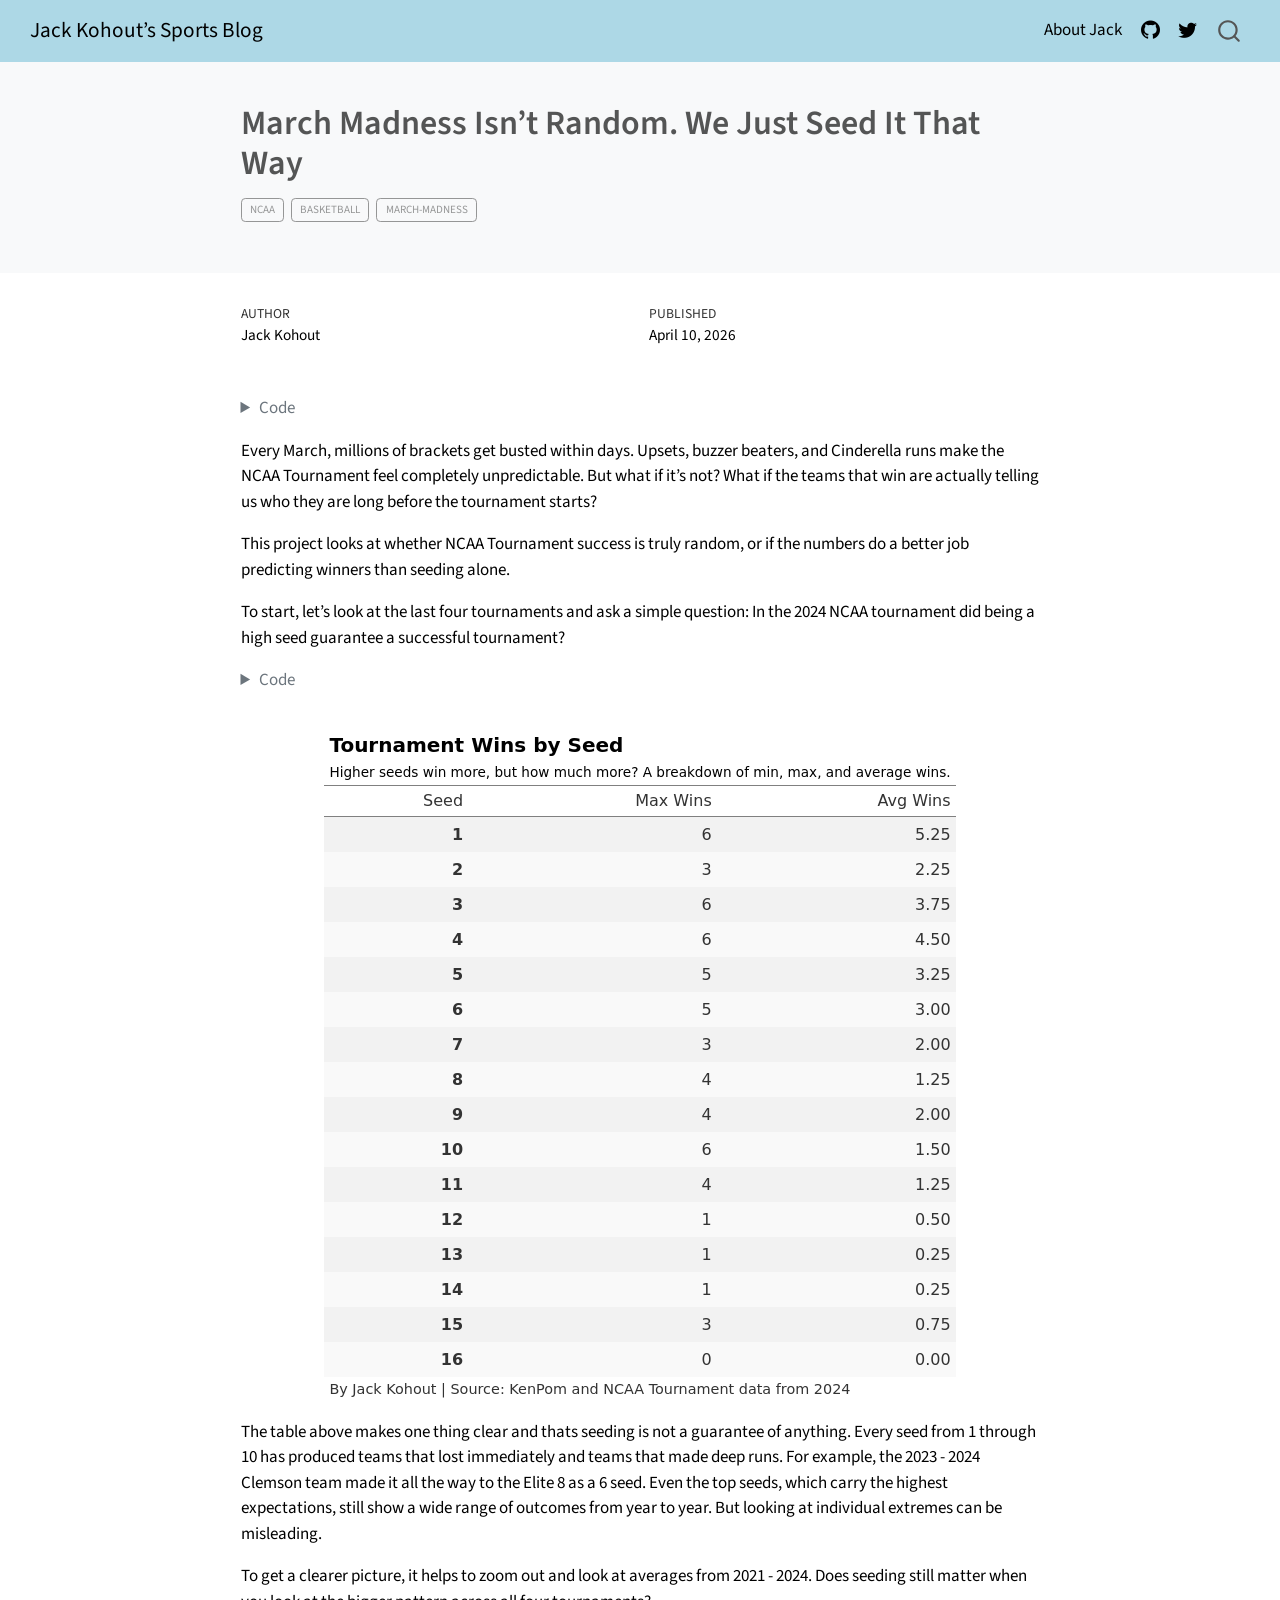
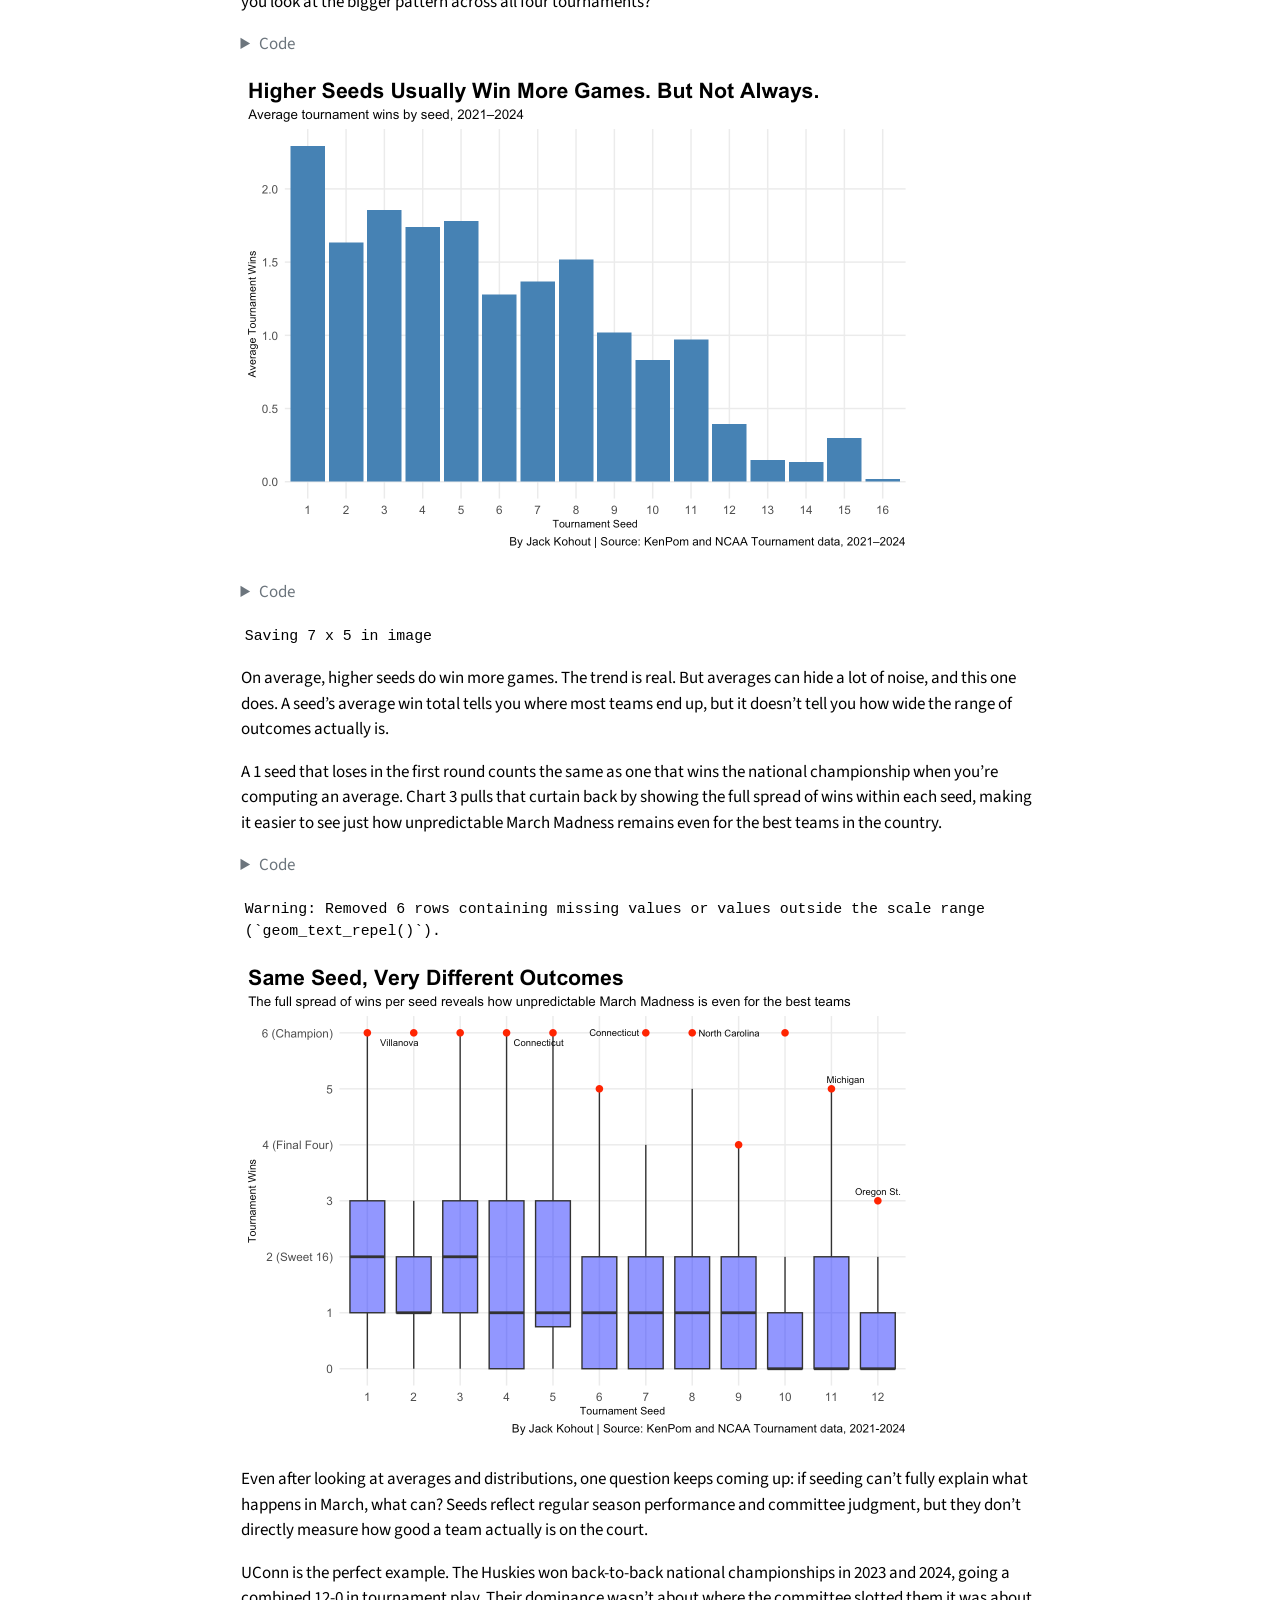
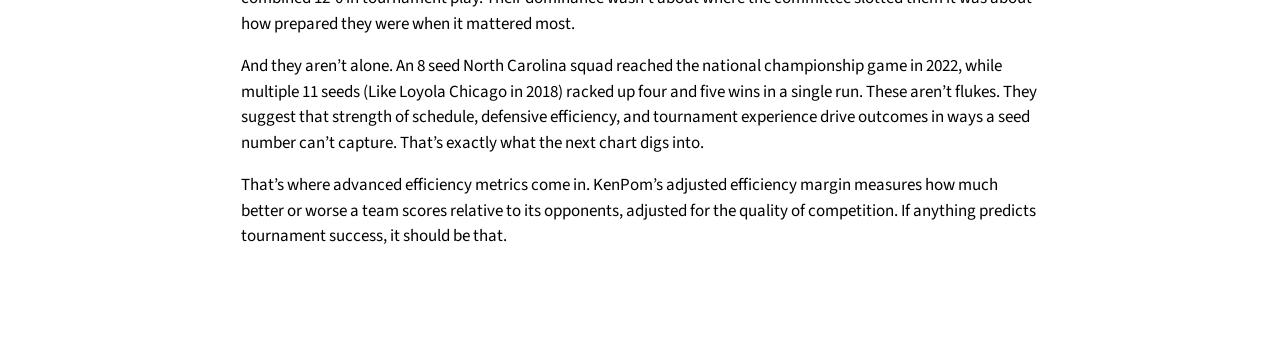
<file: posts/NCAA-Basketball-March-Madness-Trends/index.html>
<!DOCTYPE html>
<html xmlns="http://www.w3.org/1999/xhtml" lang="en" xml:lang="en"><head>

<meta charset="utf-8">
<meta name="generator" content="quarto-1.9.36">

<meta name="viewport" content="width=device-width, initial-scale=1.0, user-scalable=yes">

<meta name="author" content="Jack Kohout">
<meta name="dcterms.date" content="2026-04-10">

<title>March Madness Isn’t Random. We Just Seed It That Way – Jack Kohout’s Sports Blog</title>
<style>
/* Default styles provided by pandoc.
** See https://pandoc.org/MANUAL.html#variables-for-html for config info.
*/
code{white-space: pre-wrap;}
span.smallcaps{font-variant: small-caps;}
div.columns{display: flex; gap: min(4vw, 1.5em);}
div.column{flex: auto; overflow-x: auto;}
div.hanging-indent{margin-left: 1.5em; text-indent: -1.5em;}
ul.task-list{list-style: none;}
ul.task-list li input[type="checkbox"] {
  width: 0.8em;
  margin: 0 0.8em 0.2em -1em; /* quarto-specific, see https://github.com/quarto-dev/quarto-cli/issues/4556 */ 
  vertical-align: middle;
}
/* CSS for syntax highlighting */
html { -webkit-text-size-adjust: 100%; }
pre > code.sourceCode { white-space: pre; position: relative; }
pre > code.sourceCode > span { display: inline-block; line-height: 1.25; }
pre > code.sourceCode > span:empty { height: 1.2em; }
.sourceCode { overflow: visible; }
code.sourceCode > span { color: inherit; text-decoration: inherit; }
div.sourceCode { margin: 1em 0; }
pre.sourceCode { margin: 0; }
@media screen {
div.sourceCode { overflow: auto; }
}
@media print {
pre > code.sourceCode { white-space: pre-wrap; }
pre > code.sourceCode > span { text-indent: -5em; padding-left: 5em; }
}
pre.numberSource code
  { counter-reset: source-line 0; }
pre.numberSource code > span
  { position: relative; left: -4em; counter-increment: source-line; }
pre.numberSource code > span > a:first-child::before
  { content: counter(source-line);
    position: relative; left: -1em; text-align: right; vertical-align: baseline;
    border: none; display: inline-block;
    -webkit-touch-callout: none; -webkit-user-select: none;
    -khtml-user-select: none; -moz-user-select: none;
    -ms-user-select: none; user-select: none;
    padding: 0 4px; width: 4em;
  }
pre.numberSource { margin-left: 3em;  padding-left: 4px; }
div.sourceCode
  {   }
@media screen {
pre > code.sourceCode > span > a:first-child::before { text-decoration: underline; }
}
</style>


<script src="../../site_libs/quarto-nav/quarto-nav.js"></script>
<script src="../../site_libs/quarto-nav/headroom.min.js"></script>
<script src="../../site_libs/clipboard/clipboard.min.js"></script>
<script src="../../site_libs/quarto-search/autocomplete.umd.js"></script>
<script src="../../site_libs/quarto-search/fuse.min.js"></script>
<script src="../../site_libs/quarto-search/quarto-search.js"></script>
<meta name="quarto:offset" content="../../">
<link href="../../logo.png" rel="icon" type="image/png">
<script src="../../site_libs/quarto-html/quarto.js" type="module"></script>
<script src="../../site_libs/quarto-html/tabsets/tabsets.js" type="module"></script>
<script src="../../site_libs/quarto-html/popper.min.js"></script>
<script src="../../site_libs/quarto-html/tippy.umd.min.js"></script>
<script src="../../site_libs/quarto-html/anchor.min.js"></script>
<link href="../../site_libs/quarto-html/tippy.css" rel="stylesheet">
<link href="../../site_libs/quarto-html/quarto-syntax-highlighting-845c23b38eaddc0f92fda52bfe77a8c8.css" rel="stylesheet" id="quarto-text-highlighting-styles">
<script src="../../site_libs/bootstrap/bootstrap.min.js"></script>
<link href="../../site_libs/bootstrap/bootstrap-icons.css" rel="stylesheet">
<link href="../../site_libs/bootstrap/bootstrap-158031087360bce0ff56dc785ce39e06.min.css" rel="stylesheet" append-hash="true" id="quarto-bootstrap" data-mode="light">
<script id="quarto-search-options" type="application/json">{
  "location": "navbar",
  "copy-button": false,
  "collapse-after": 3,
  "panel-placement": "end",
  "type": "overlay",
  "limit": 50,
  "keyboard-shortcut": [
    "f",
    "/",
    "s"
  ],
  "show-item-context": false,
  "language": {
    "search-no-results-text": "No results",
    "search-matching-documents-text": "matching documents",
    "search-copy-link-title": "Copy link to search",
    "search-hide-matches-text": "Hide additional matches",
    "search-more-match-text": "more match in this document",
    "search-more-matches-text": "more matches in this document",
    "search-clear-button-title": "Clear",
    "search-text-placeholder": "",
    "search-detached-cancel-button-title": "Cancel",
    "search-submit-button-title": "Submit",
    "search-label": "Search"
  }
}</script>


<link rel="stylesheet" href="../../styles.css">
</head>

<body class="nav-fixed fullcontent quarto-light">

<div id="quarto-search-results"></div>
  <header id="quarto-header" class="headroom fixed-top quarto-banner">
    <nav class="navbar navbar-expand-lg " data-bs-theme="dark">
      <div class="navbar-container container-fluid">
      <div class="navbar-brand-container mx-auto">
    <a class="navbar-brand" href="../../index.html">
    <span class="navbar-title">Jack Kohout’s Sports Blog</span>
    </a>
  </div>
            <div id="quarto-search" class="" title="Search"></div>
          <button class="navbar-toggler" type="button" data-bs-toggle="collapse" data-bs-target="#navbarCollapse" aria-controls="navbarCollapse" role="menu" aria-expanded="false" aria-label="Toggle navigation" onclick="if (window.quartoToggleHeadroom) { window.quartoToggleHeadroom(); }">
  <span class="navbar-toggler-icon"></span>
</button>
          <div class="collapse navbar-collapse" id="navbarCollapse">
            <ul class="navbar-nav navbar-nav-scroll ms-auto">
  <li class="nav-item">
    <a class="nav-link" href="../../about.html"> 
<span class="menu-text">About Jack</span></a>
  </li>  
  <li class="nav-item compact">
    <a class="nav-link" href="https://github.com/JackKohout"> <i class="bi bi-github" role="img">
</i> 
<span class="menu-text"></span></a>
  </li>  
  <li class="nav-item compact">
    <a class="nav-link" href="https://twitter.com/JackKohout"> <i class="bi bi-twitter" role="img">
</i> 
<span class="menu-text"></span></a>
  </li>  
</ul>
          </div> <!-- /navcollapse -->
            <div class="quarto-navbar-tools">
</div>
      </div> <!-- /container-fluid -->
    </nav>
</header>
<!-- content -->
<header id="title-block-header" class="quarto-title-block default page-columns page-full">
  <div class="quarto-title-banner page-columns page-full">
    <div class="quarto-title column-body">
      <h1 class="title">March Madness Isn’t Random. We Just Seed It That Way</h1>
                                <div class="quarto-categories">
                <div class="quarto-category">NCAA</div>
                <div class="quarto-category">Basketball</div>
                <div class="quarto-category">March-Madness</div>
              </div>
                  </div>
  </div>
    
  
  <div class="quarto-title-meta">

      <div>
      <div class="quarto-title-meta-heading">Author</div>
      <div class="quarto-title-meta-contents">
               <p>Jack Kohout </p>
            </div>
    </div>
      
      <div>
      <div class="quarto-title-meta-heading">Published</div>
      <div class="quarto-title-meta-contents">
        <p class="date">April 10, 2026</p>
      </div>
    </div>
    
      
    </div>
    
  
  </header><div id="quarto-content" class="quarto-container page-columns page-rows-contents page-layout-article page-navbar">
<!-- sidebar -->
<!-- margin-sidebar -->
    
<!-- main -->
<main class="content quarto-banner-title-block" id="quarto-document-content">





<div class="cell">
<details class="code-fold">
<summary>Code</summary>
<div class="code-copy-outer-scaffold"><div class="sourceCode cell-code" id="cb1"><pre class="sourceCode r code-with-copy"><code class="sourceCode r"><span id="cb1-1"><a href="#cb1-1" aria-hidden="true" tabindex="-1"></a><span class="fu">library</span>(tidyverse)</span>
<span id="cb1-2"><a href="#cb1-2" aria-hidden="true" tabindex="-1"></a><span class="fu">library</span>(ggalt)</span>
<span id="cb1-3"><a href="#cb1-3" aria-hidden="true" tabindex="-1"></a><span class="fu">library</span>(gt)</span>
<span id="cb1-4"><a href="#cb1-4" aria-hidden="true" tabindex="-1"></a><span class="fu">library</span>(ggbeeswarm)</span>
<span id="cb1-5"><a href="#cb1-5" aria-hidden="true" tabindex="-1"></a><span class="fu">library</span>(ggrepel)</span></code></pre></div><button title="Copy to Clipboard" class="code-copy-button"><i class="bi"></i></button></div>
</details>
</div>
<p>Every March, millions of brackets get busted within days. Upsets, buzzer beaters, and Cinderella runs make the NCAA Tournament feel completely unpredictable. But what if it’s not? What if the teams that win are actually telling us who they are long before the tournament starts?</p>
<p>This project looks at whether NCAA Tournament success is truly random, or if the numbers do a better job predicting winners than seeding alone.</p>
<p>To start, let’s look at the last four tournaments and ask a simple question: In the 2024 NCAA tournament did being a high seed guarantee a successful tournament?</p>
<div class="cell">
<details class="code-fold">
<summary>Code</summary>
<div class="code-copy-outer-scaffold"><div class="sourceCode cell-code" id="cb2"><pre class="sourceCode r code-with-copy"><code class="sourceCode r"><span id="cb2-1"><a href="#cb2-1" aria-hidden="true" tabindex="-1"></a>MarchMadness2024 <span class="ot">&lt;-</span> <span class="fu">read.csv</span>(<span class="st">"data/final_march_madness_2024.csv"</span>)</span>
<span id="cb2-2"><a href="#cb2-2" aria-hidden="true" tabindex="-1"></a>MarchMadness2023 <span class="ot">&lt;-</span> <span class="fu">read.csv</span>(<span class="st">"data/final_march_madness_2023.csv"</span>)</span>
<span id="cb2-3"><a href="#cb2-3" aria-hidden="true" tabindex="-1"></a>MarchMadness2022 <span class="ot">&lt;-</span> <span class="fu">read.csv</span>(<span class="st">"data/final_march_madness_2022.csv"</span>)</span>
<span id="cb2-4"><a href="#cb2-4" aria-hidden="true" tabindex="-1"></a>MarchMadness2021 <span class="ot">&lt;-</span> <span class="fu">read.csv</span>(<span class="st">"data/final_march_madness_2021.csv"</span>)</span>
<span id="cb2-5"><a href="#cb2-5" aria-hidden="true" tabindex="-1"></a></span>
<span id="cb2-6"><a href="#cb2-6" aria-hidden="true" tabindex="-1"></a>Final_data <span class="ot">&lt;-</span> <span class="fu">bind_rows</span>(</span>
<span id="cb2-7"><a href="#cb2-7" aria-hidden="true" tabindex="-1"></a>  MarchMadness2024,</span>
<span id="cb2-8"><a href="#cb2-8" aria-hidden="true" tabindex="-1"></a>  MarchMadness2023,</span>
<span id="cb2-9"><a href="#cb2-9" aria-hidden="true" tabindex="-1"></a>  MarchMadness2022,</span>
<span id="cb2-10"><a href="#cb2-10" aria-hidden="true" tabindex="-1"></a>  MarchMadness2021</span>
<span id="cb2-11"><a href="#cb2-11" aria-hidden="true" tabindex="-1"></a>)</span>
<span id="cb2-12"><a href="#cb2-12" aria-hidden="true" tabindex="-1"></a>seed_summary <span class="ot">&lt;-</span> MarchMadness2024 <span class="sc">|&gt;</span></span>
<span id="cb2-13"><a href="#cb2-13" aria-hidden="true" tabindex="-1"></a>  <span class="fu">filter</span>(<span class="sc">!</span><span class="fu">is.na</span>(seed)) <span class="sc">|&gt;</span></span>
<span id="cb2-14"><a href="#cb2-14" aria-hidden="true" tabindex="-1"></a>  <span class="fu">group_by</span>(seed) <span class="sc">|&gt;</span></span>
<span id="cb2-15"><a href="#cb2-15" aria-hidden="true" tabindex="-1"></a>  <span class="fu">summarize</span>(</span>
<span id="cb2-16"><a href="#cb2-16" aria-hidden="true" tabindex="-1"></a>    <span class="at">max_wins =</span> <span class="fu">max</span>(tournament_wins),</span>
<span id="cb2-17"><a href="#cb2-17" aria-hidden="true" tabindex="-1"></a>    <span class="at">avg_wins =</span> <span class="fu">mean</span>(tournament_wins)</span>
<span id="cb2-18"><a href="#cb2-18" aria-hidden="true" tabindex="-1"></a>  )</span>
<span id="cb2-19"><a href="#cb2-19" aria-hidden="true" tabindex="-1"></a></span>
<span id="cb2-20"><a href="#cb2-20" aria-hidden="true" tabindex="-1"></a>seed_summary <span class="sc">|&gt;</span></span>
<span id="cb2-21"><a href="#cb2-21" aria-hidden="true" tabindex="-1"></a>  <span class="fu">rename</span>(</span>
<span id="cb2-22"><a href="#cb2-22" aria-hidden="true" tabindex="-1"></a>    <span class="at">Seed =</span> seed,</span>
<span id="cb2-23"><a href="#cb2-23" aria-hidden="true" tabindex="-1"></a>    <span class="st">`</span><span class="at">Max Wins</span><span class="st">`</span> <span class="ot">=</span> max_wins,</span>
<span id="cb2-24"><a href="#cb2-24" aria-hidden="true" tabindex="-1"></a>    <span class="st">`</span><span class="at">Avg Wins</span><span class="st">`</span> <span class="ot">=</span> avg_wins</span>
<span id="cb2-25"><a href="#cb2-25" aria-hidden="true" tabindex="-1"></a>  ) <span class="sc">|&gt;</span></span>
<span id="cb2-26"><a href="#cb2-26" aria-hidden="true" tabindex="-1"></a>  <span class="fu">gt</span>() <span class="sc">|&gt;</span></span>
<span id="cb2-27"><a href="#cb2-27" aria-hidden="true" tabindex="-1"></a>  <span class="fu">tab_header</span>(</span>
<span id="cb2-28"><a href="#cb2-28" aria-hidden="true" tabindex="-1"></a>    <span class="at">title =</span> <span class="st">"Tournament Wins by Seed"</span>,</span>
<span id="cb2-29"><a href="#cb2-29" aria-hidden="true" tabindex="-1"></a>    <span class="at">subtitle =</span> <span class="st">"Higher seeds win more, but how much more? A breakdown of min, max, and average wins."</span></span>
<span id="cb2-30"><a href="#cb2-30" aria-hidden="true" tabindex="-1"></a>  ) <span class="sc">|&gt;</span></span>
<span id="cb2-31"><a href="#cb2-31" aria-hidden="true" tabindex="-1"></a>  <span class="fu">tab_source_note</span>(</span>
<span id="cb2-32"><a href="#cb2-32" aria-hidden="true" tabindex="-1"></a>    <span class="at">source_note =</span> <span class="st">"By Jack Kohout | Source: KenPom and NCAA Tournament data from 2024"</span></span>
<span id="cb2-33"><a href="#cb2-33" aria-hidden="true" tabindex="-1"></a>  ) <span class="sc">|&gt;</span></span>
<span id="cb2-34"><a href="#cb2-34" aria-hidden="true" tabindex="-1"></a>  <span class="fu">tab_style</span>(</span>
<span id="cb2-35"><a href="#cb2-35" aria-hidden="true" tabindex="-1"></a>    <span class="at">style =</span> <span class="fu">cell_text</span>(<span class="at">color =</span> <span class="st">"black"</span>, <span class="at">weight =</span> <span class="st">"bold"</span>, <span class="at">align =</span> <span class="st">"left"</span>),</span>
<span id="cb2-36"><a href="#cb2-36" aria-hidden="true" tabindex="-1"></a>    <span class="at">locations =</span> <span class="fu">cells_title</span>(<span class="st">"title"</span>)</span>
<span id="cb2-37"><a href="#cb2-37" aria-hidden="true" tabindex="-1"></a>  ) <span class="sc">|&gt;</span></span>
<span id="cb2-38"><a href="#cb2-38" aria-hidden="true" tabindex="-1"></a>  <span class="fu">tab_style</span>(</span>
<span id="cb2-39"><a href="#cb2-39" aria-hidden="true" tabindex="-1"></a>    <span class="at">style =</span> <span class="fu">cell_text</span>(<span class="at">color =</span> <span class="st">"black"</span>, <span class="at">align =</span> <span class="st">"left"</span>),</span>
<span id="cb2-40"><a href="#cb2-40" aria-hidden="true" tabindex="-1"></a>    <span class="at">locations =</span> <span class="fu">cells_title</span>(<span class="st">"subtitle"</span>)</span>
<span id="cb2-41"><a href="#cb2-41" aria-hidden="true" tabindex="-1"></a>  ) <span class="sc">|&gt;</span></span>
<span id="cb2-42"><a href="#cb2-42" aria-hidden="true" tabindex="-1"></a>  <span class="fu">tab_style</span>(</span>
<span id="cb2-43"><a href="#cb2-43" aria-hidden="true" tabindex="-1"></a>    <span class="at">style =</span> <span class="fu">cell_text</span>(<span class="at">weight =</span> <span class="st">"bold"</span>),</span>
<span id="cb2-44"><a href="#cb2-44" aria-hidden="true" tabindex="-1"></a>    <span class="at">locations =</span> <span class="fu">cells_body</span>(<span class="at">columns =</span> <span class="fu">c</span>(Seed))</span>
<span id="cb2-45"><a href="#cb2-45" aria-hidden="true" tabindex="-1"></a>  ) <span class="sc">|&gt;</span></span>
<span id="cb2-46"><a href="#cb2-46" aria-hidden="true" tabindex="-1"></a>  <span class="fu">opt_row_striping</span>() <span class="sc">|&gt;</span></span>
<span id="cb2-47"><a href="#cb2-47" aria-hidden="true" tabindex="-1"></a>  <span class="fu">opt_table_lines</span>(<span class="st">"none"</span>) <span class="sc">|&gt;</span></span>
<span id="cb2-48"><a href="#cb2-48" aria-hidden="true" tabindex="-1"></a>  <span class="fu">tab_style</span>(</span>
<span id="cb2-49"><a href="#cb2-49" aria-hidden="true" tabindex="-1"></a>    <span class="at">style =</span> <span class="fu">cell_borders</span>(</span>
<span id="cb2-50"><a href="#cb2-50" aria-hidden="true" tabindex="-1"></a>      <span class="at">sides =</span> <span class="fu">c</span>(<span class="st">"top"</span>, <span class="st">"bottom"</span>),</span>
<span id="cb2-51"><a href="#cb2-51" aria-hidden="true" tabindex="-1"></a>      <span class="at">color =</span> <span class="st">"grey"</span>,</span>
<span id="cb2-52"><a href="#cb2-52" aria-hidden="true" tabindex="-1"></a>      <span class="at">weight =</span> <span class="fu">px</span>(<span class="dv">1</span>)</span>
<span id="cb2-53"><a href="#cb2-53" aria-hidden="true" tabindex="-1"></a>    ),</span>
<span id="cb2-54"><a href="#cb2-54" aria-hidden="true" tabindex="-1"></a>    <span class="at">locations =</span> <span class="fu">cells_column_labels</span>(<span class="fu">everything</span>())</span>
<span id="cb2-55"><a href="#cb2-55" aria-hidden="true" tabindex="-1"></a>  )</span></code></pre></div><button title="Copy to Clipboard" class="code-copy-button"><i class="bi"></i></button></div>
</details>
<div class="cell-output-display">
<div id="fsyicnpyre" style="padding-left:0px;padding-right:0px;padding-top:10px;padding-bottom:10px;overflow-x:auto;overflow-y:auto;width:auto;height:auto;">
<style>#fsyicnpyre table {
  font-family: system-ui, 'Segoe UI', Roboto, Helvetica, Arial, sans-serif, 'Apple Color Emoji', 'Segoe UI Emoji', 'Segoe UI Symbol', 'Noto Color Emoji';
  -webkit-font-smoothing: antialiased;
  -moz-osx-font-smoothing: grayscale;
}

#fsyicnpyre thead, #fsyicnpyre tbody, #fsyicnpyre tfoot, #fsyicnpyre tr, #fsyicnpyre td, #fsyicnpyre th {
  border-style: none;
}

#fsyicnpyre p {
  margin: 0;
  padding: 0;
}

#fsyicnpyre .gt_table {
  display: table;
  border-collapse: collapse;
  line-height: normal;
  margin-left: auto;
  margin-right: auto;
  color: #333333;
  font-size: 16px;
  font-weight: normal;
  font-style: normal;
  background-color: #FFFFFF;
  width: auto;
  border-top-style: none;
  border-top-width: 2px;
  border-top-color: #A8A8A8;
  border-right-style: none;
  border-right-width: 2px;
  border-right-color: #D3D3D3;
  border-bottom-style: none;
  border-bottom-width: 2px;
  border-bottom-color: #A8A8A8;
  border-left-style: none;
  border-left-width: 2px;
  border-left-color: #D3D3D3;
}

#fsyicnpyre .gt_caption {
  padding-top: 4px;
  padding-bottom: 4px;
}

#fsyicnpyre .gt_title {
  color: #333333;
  font-size: 125%;
  font-weight: initial;
  padding-top: 4px;
  padding-bottom: 4px;
  padding-left: 5px;
  padding-right: 5px;
  border-bottom-color: #FFFFFF;
  border-bottom-width: 0;
}

#fsyicnpyre .gt_subtitle {
  color: #333333;
  font-size: 85%;
  font-weight: initial;
  padding-top: 3px;
  padding-bottom: 5px;
  padding-left: 5px;
  padding-right: 5px;
  border-top-color: #FFFFFF;
  border-top-width: 0;
}

#fsyicnpyre .gt_heading {
  background-color: #FFFFFF;
  text-align: center;
  border-bottom-color: #FFFFFF;
  border-left-style: none;
  border-left-width: 1px;
  border-left-color: #D3D3D3;
  border-right-style: none;
  border-right-width: 1px;
  border-right-color: #D3D3D3;
}

#fsyicnpyre .gt_bottom_border {
  border-bottom-style: none;
  border-bottom-width: 2px;
  border-bottom-color: #D3D3D3;
}

#fsyicnpyre .gt_col_headings {
  border-top-style: none;
  border-top-width: 2px;
  border-top-color: #D3D3D3;
  border-bottom-style: none;
  border-bottom-width: 2px;
  border-bottom-color: #D3D3D3;
  border-left-style: none;
  border-left-width: 1px;
  border-left-color: #D3D3D3;
  border-right-style: none;
  border-right-width: 1px;
  border-right-color: #D3D3D3;
}

#fsyicnpyre .gt_col_heading {
  color: #333333;
  background-color: #FFFFFF;
  font-size: 100%;
  font-weight: normal;
  text-transform: inherit;
  border-left-style: none;
  border-left-width: 1px;
  border-left-color: #D3D3D3;
  border-right-style: none;
  border-right-width: 1px;
  border-right-color: #D3D3D3;
  vertical-align: bottom;
  padding-top: 5px;
  padding-bottom: 6px;
  padding-left: 5px;
  padding-right: 5px;
  overflow-x: hidden;
}

#fsyicnpyre .gt_column_spanner_outer {
  color: #333333;
  background-color: #FFFFFF;
  font-size: 100%;
  font-weight: normal;
  text-transform: inherit;
  padding-top: 0;
  padding-bottom: 0;
  padding-left: 4px;
  padding-right: 4px;
}

#fsyicnpyre .gt_column_spanner_outer:first-child {
  padding-left: 0;
}

#fsyicnpyre .gt_column_spanner_outer:last-child {
  padding-right: 0;
}

#fsyicnpyre .gt_column_spanner {
  border-bottom-style: none;
  border-bottom-width: 2px;
  border-bottom-color: #D3D3D3;
  vertical-align: bottom;
  padding-top: 5px;
  padding-bottom: 5px;
  overflow-x: hidden;
  display: inline-block;
  width: 100%;
}

#fsyicnpyre .gt_spanner_row {
  border-bottom-style: hidden;
}

#fsyicnpyre .gt_group_heading {
  padding-top: 8px;
  padding-bottom: 8px;
  padding-left: 5px;
  padding-right: 5px;
  color: #333333;
  background-color: #FFFFFF;
  font-size: 100%;
  font-weight: initial;
  text-transform: inherit;
  border-top-style: none;
  border-top-width: 2px;
  border-top-color: #D3D3D3;
  border-bottom-style: none;
  border-bottom-width: 2px;
  border-bottom-color: #D3D3D3;
  border-left-style: none;
  border-left-width: 1px;
  border-left-color: #D3D3D3;
  border-right-style: none;
  border-right-width: 1px;
  border-right-color: #D3D3D3;
  vertical-align: middle;
  text-align: left;
}

#fsyicnpyre .gt_empty_group_heading {
  padding: 0.5px;
  color: #333333;
  background-color: #FFFFFF;
  font-size: 100%;
  font-weight: initial;
  border-top-style: none;
  border-top-width: 2px;
  border-top-color: #D3D3D3;
  border-bottom-style: none;
  border-bottom-width: 2px;
  border-bottom-color: #D3D3D3;
  vertical-align: middle;
}

#fsyicnpyre .gt_from_md > :first-child {
  margin-top: 0;
}

#fsyicnpyre .gt_from_md > :last-child {
  margin-bottom: 0;
}

#fsyicnpyre .gt_row {
  padding-top: 8px;
  padding-bottom: 8px;
  padding-left: 5px;
  padding-right: 5px;
  margin: 10px;
  border-top-style: none;
  border-top-width: 1px;
  border-top-color: #D3D3D3;
  border-left-style: none;
  border-left-width: 1px;
  border-left-color: #D3D3D3;
  border-right-style: none;
  border-right-width: 1px;
  border-right-color: #D3D3D3;
  vertical-align: middle;
  overflow-x: hidden;
}

#fsyicnpyre .gt_stub {
  color: #333333;
  background-color: #FFFFFF;
  font-size: 100%;
  font-weight: initial;
  text-transform: inherit;
  border-right-style: none;
  border-right-width: 2px;
  border-right-color: #D3D3D3;
  padding-left: 5px;
  padding-right: 5px;
}

#fsyicnpyre .gt_stub_row_group {
  color: #333333;
  background-color: #FFFFFF;
  font-size: 100%;
  font-weight: initial;
  text-transform: inherit;
  border-right-style: none;
  border-right-width: 2px;
  border-right-color: #D3D3D3;
  padding-left: 5px;
  padding-right: 5px;
  vertical-align: top;
}

#fsyicnpyre .gt_row_group_first td {
  border-top-width: 2px;
}

#fsyicnpyre .gt_row_group_first th {
  border-top-width: 2px;
}

#fsyicnpyre .gt_summary_row {
  color: #333333;
  background-color: #FFFFFF;
  text-transform: inherit;
  padding-top: 8px;
  padding-bottom: 8px;
  padding-left: 5px;
  padding-right: 5px;
}

#fsyicnpyre .gt_first_summary_row {
  border-top-style: none;
  border-top-color: #D3D3D3;
}

#fsyicnpyre .gt_first_summary_row.thick {
  border-top-width: 2px;
}

#fsyicnpyre .gt_last_summary_row {
  padding-top: 8px;
  padding-bottom: 8px;
  padding-left: 5px;
  padding-right: 5px;
  border-bottom-style: none;
  border-bottom-width: 2px;
  border-bottom-color: #D3D3D3;
}

#fsyicnpyre .gt_grand_summary_row {
  color: #333333;
  background-color: #FFFFFF;
  text-transform: inherit;
  padding-top: 8px;
  padding-bottom: 8px;
  padding-left: 5px;
  padding-right: 5px;
}

#fsyicnpyre .gt_first_grand_summary_row {
  padding-top: 8px;
  padding-bottom: 8px;
  padding-left: 5px;
  padding-right: 5px;
  border-top-style: none;
  border-top-width: 6px;
  border-top-color: #D3D3D3;
}

#fsyicnpyre .gt_last_grand_summary_row_top {
  padding-top: 8px;
  padding-bottom: 8px;
  padding-left: 5px;
  padding-right: 5px;
  border-bottom-style: none;
  border-bottom-width: 6px;
  border-bottom-color: #D3D3D3;
}

#fsyicnpyre .gt_striped {
  background-color: rgba(128, 128, 128, 0.05);
}

#fsyicnpyre .gt_table_body {
  border-top-style: none;
  border-top-width: 2px;
  border-top-color: #D3D3D3;
  border-bottom-style: none;
  border-bottom-width: 2px;
  border-bottom-color: #D3D3D3;
}

#fsyicnpyre .gt_footnotes {
  color: #333333;
  background-color: #FFFFFF;
  border-bottom-style: none;
  border-bottom-width: 2px;
  border-bottom-color: #D3D3D3;
  border-left-style: none;
  border-left-width: 2px;
  border-left-color: #D3D3D3;
  border-right-style: none;
  border-right-width: 2px;
  border-right-color: #D3D3D3;
}

#fsyicnpyre .gt_footnote {
  margin: 0px;
  font-size: 90%;
  padding-top: 4px;
  padding-bottom: 4px;
  padding-left: 5px;
  padding-right: 5px;
}

#fsyicnpyre .gt_sourcenotes {
  color: #333333;
  background-color: #FFFFFF;
  border-bottom-style: none;
  border-bottom-width: 2px;
  border-bottom-color: #D3D3D3;
  border-left-style: none;
  border-left-width: 2px;
  border-left-color: #D3D3D3;
  border-right-style: none;
  border-right-width: 2px;
  border-right-color: #D3D3D3;
}

#fsyicnpyre .gt_sourcenote {
  font-size: 90%;
  padding-top: 4px;
  padding-bottom: 4px;
  padding-left: 5px;
  padding-right: 5px;
}

#fsyicnpyre .gt_left {
  text-align: left;
}

#fsyicnpyre .gt_center {
  text-align: center;
}

#fsyicnpyre .gt_right {
  text-align: right;
  font-variant-numeric: tabular-nums;
}

#fsyicnpyre .gt_font_normal {
  font-weight: normal;
}

#fsyicnpyre .gt_font_bold {
  font-weight: bold;
}

#fsyicnpyre .gt_font_italic {
  font-style: italic;
}

#fsyicnpyre .gt_super {
  font-size: 65%;
}

#fsyicnpyre .gt_footnote_marks {
  font-size: 75%;
  vertical-align: 0.4em;
  position: initial;
}

#fsyicnpyre .gt_asterisk {
  font-size: 100%;
  vertical-align: 0;
}

#fsyicnpyre .gt_indent_1 {
  text-indent: 5px;
}

#fsyicnpyre .gt_indent_2 {
  text-indent: 10px;
}

#fsyicnpyre .gt_indent_3 {
  text-indent: 15px;
}

#fsyicnpyre .gt_indent_4 {
  text-indent: 20px;
}

#fsyicnpyre .gt_indent_5 {
  text-indent: 25px;
}

#fsyicnpyre .katex-display {
  display: inline-flex !important;
  margin-bottom: 0.75em !important;
}

#fsyicnpyre div.Reactable > div.rt-table > div.rt-thead > div.rt-tr.rt-tr-group-header > div.rt-th-group:after {
  height: 0px !important;
}
</style>

<table class="gt_table caption-top table table-sm table-striped small" data-quarto-bootstrap="false">
<thead>
<tr class="gt_heading header">
<td colspan="3" class="gt_heading gt_title gt_font_normal" style="text-align: left; color: #000000; font-weight: bold;">Tournament Wins by Seed</td>
</tr>
<tr class="gt_heading even">
<td colspan="3" class="gt_heading gt_subtitle gt_font_normal gt_bottom_border" style="text-align: left; color: #000000;">Higher seeds win more, but how much more? A breakdown of min, max, and average wins.</td>
</tr>
<tr class="gt_col_headings header">
<th id="Seed" class="gt_col_heading gt_columns_bottom_border gt_right" data-quarto-table-cell-role="th" style="border-top-width: 1px; border-top-style: solid; border-top-color: grey; border-bottom-width: 1px; border-bottom-style: solid; border-bottom-color: grey" scope="col">Seed</th>
<th id="Max-Wins" class="gt_col_heading gt_columns_bottom_border gt_right" data-quarto-table-cell-role="th" style="border-top-width: 1px; border-top-style: solid; border-top-color: grey; border-bottom-width: 1px; border-bottom-style: solid; border-bottom-color: grey" scope="col">Max Wins</th>
<th id="Avg-Wins" class="gt_col_heading gt_columns_bottom_border gt_right" data-quarto-table-cell-role="th" style="border-top-width: 1px; border-top-style: solid; border-top-color: grey; border-bottom-width: 1px; border-bottom-style: solid; border-bottom-color: grey" scope="col">Avg Wins</th>
</tr>
</thead>
<tbody class="gt_table_body">
<tr class="odd">
<td class="gt_row gt_right" headers="Seed" style="font-weight: bold">1</td>
<td class="gt_row gt_right" headers="Max Wins">6</td>
<td class="gt_row gt_right" headers="Avg Wins">5.25</td>
</tr>
<tr class="even">
<td class="gt_row gt_right gt_striped" headers="Seed" style="font-weight: bold">2</td>
<td class="gt_row gt_right gt_striped" headers="Max Wins">3</td>
<td class="gt_row gt_right gt_striped" headers="Avg Wins">2.25</td>
</tr>
<tr class="odd">
<td class="gt_row gt_right" headers="Seed" style="font-weight: bold">3</td>
<td class="gt_row gt_right" headers="Max Wins">6</td>
<td class="gt_row gt_right" headers="Avg Wins">3.75</td>
</tr>
<tr class="even">
<td class="gt_row gt_right gt_striped" headers="Seed" style="font-weight: bold">4</td>
<td class="gt_row gt_right gt_striped" headers="Max Wins">6</td>
<td class="gt_row gt_right gt_striped" headers="Avg Wins">4.50</td>
</tr>
<tr class="odd">
<td class="gt_row gt_right" headers="Seed" style="font-weight: bold">5</td>
<td class="gt_row gt_right" headers="Max Wins">5</td>
<td class="gt_row gt_right" headers="Avg Wins">3.25</td>
</tr>
<tr class="even">
<td class="gt_row gt_right gt_striped" headers="Seed" style="font-weight: bold">6</td>
<td class="gt_row gt_right gt_striped" headers="Max Wins">5</td>
<td class="gt_row gt_right gt_striped" headers="Avg Wins">3.00</td>
</tr>
<tr class="odd">
<td class="gt_row gt_right" headers="Seed" style="font-weight: bold">7</td>
<td class="gt_row gt_right" headers="Max Wins">3</td>
<td class="gt_row gt_right" headers="Avg Wins">2.00</td>
</tr>
<tr class="even">
<td class="gt_row gt_right gt_striped" headers="Seed" style="font-weight: bold">8</td>
<td class="gt_row gt_right gt_striped" headers="Max Wins">4</td>
<td class="gt_row gt_right gt_striped" headers="Avg Wins">1.25</td>
</tr>
<tr class="odd">
<td class="gt_row gt_right" headers="Seed" style="font-weight: bold">9</td>
<td class="gt_row gt_right" headers="Max Wins">4</td>
<td class="gt_row gt_right" headers="Avg Wins">2.00</td>
</tr>
<tr class="even">
<td class="gt_row gt_right gt_striped" headers="Seed" style="font-weight: bold">10</td>
<td class="gt_row gt_right gt_striped" headers="Max Wins">6</td>
<td class="gt_row gt_right gt_striped" headers="Avg Wins">1.50</td>
</tr>
<tr class="odd">
<td class="gt_row gt_right" headers="Seed" style="font-weight: bold">11</td>
<td class="gt_row gt_right" headers="Max Wins">4</td>
<td class="gt_row gt_right" headers="Avg Wins">1.25</td>
</tr>
<tr class="even">
<td class="gt_row gt_right gt_striped" headers="Seed" style="font-weight: bold">12</td>
<td class="gt_row gt_right gt_striped" headers="Max Wins">1</td>
<td class="gt_row gt_right gt_striped" headers="Avg Wins">0.50</td>
</tr>
<tr class="odd">
<td class="gt_row gt_right" headers="Seed" style="font-weight: bold">13</td>
<td class="gt_row gt_right" headers="Max Wins">1</td>
<td class="gt_row gt_right" headers="Avg Wins">0.25</td>
</tr>
<tr class="even">
<td class="gt_row gt_right gt_striped" headers="Seed" style="font-weight: bold">14</td>
<td class="gt_row gt_right gt_striped" headers="Max Wins">1</td>
<td class="gt_row gt_right gt_striped" headers="Avg Wins">0.25</td>
</tr>
<tr class="odd">
<td class="gt_row gt_right" headers="Seed" style="font-weight: bold">15</td>
<td class="gt_row gt_right" headers="Max Wins">3</td>
<td class="gt_row gt_right" headers="Avg Wins">0.75</td>
</tr>
<tr class="even">
<td class="gt_row gt_right gt_striped" headers="Seed" style="font-weight: bold">16</td>
<td class="gt_row gt_right gt_striped" headers="Max Wins">0</td>
<td class="gt_row gt_right gt_striped" headers="Avg Wins">0.00</td>
</tr>
</tbody><tfoot>
<tr class="gt_sourcenotes odd">
<td colspan="3" class="gt_sourcenote">By Jack Kohout | Source: KenPom and NCAA Tournament data from 2024</td>
</tr>
</tfoot>

</table>

</div>
</div>
</div>
<p>The table above makes one thing clear and thats seeding is not a guarantee of anything. Every seed from 1 through 10 has produced teams that lost immediately and teams that made deep runs. For example, the 2023 - 2024 Clemson team made it all the way to the Elite 8 as a 6 seed. Even the top seeds, which carry the highest expectations, still show a wide range of outcomes from year to year. But looking at individual extremes can be misleading.</p>
<p>To get a clearer picture, it helps to zoom out and look at averages from 2021 - 2024. Does seeding still matter when you look at the bigger pattern across all four tournaments?</p>
<div class="cell">
<details class="code-fold">
<summary>Code</summary>
<div class="code-copy-outer-scaffold"><div class="sourceCode cell-code" id="cb3"><pre class="sourceCode r code-with-copy"><code class="sourceCode r"><span id="cb3-1"><a href="#cb3-1" aria-hidden="true" tabindex="-1"></a>seed_avg <span class="ot">&lt;-</span> Final_data <span class="sc">|&gt;</span></span>
<span id="cb3-2"><a href="#cb3-2" aria-hidden="true" tabindex="-1"></a>  <span class="fu">group_by</span>(seed) <span class="sc">|&gt;</span></span>
<span id="cb3-3"><a href="#cb3-3" aria-hidden="true" tabindex="-1"></a>  <span class="fu">filter</span>(<span class="sc">!</span><span class="fu">is.na</span>(seed)) <span class="sc">|&gt;</span></span>
<span id="cb3-4"><a href="#cb3-4" aria-hidden="true" tabindex="-1"></a>  <span class="fu">summarise</span>(<span class="at">avg_wins =</span> <span class="fu">mean</span>(tournament_wins))</span>
<span id="cb3-5"><a href="#cb3-5" aria-hidden="true" tabindex="-1"></a></span>
<span id="cb3-6"><a href="#cb3-6" aria-hidden="true" tabindex="-1"></a><span class="fu">ggplot</span>(seed_avg, <span class="fu">aes</span>(<span class="at">x =</span> <span class="fu">factor</span>(seed), <span class="at">y =</span> avg_wins)) <span class="sc">+</span></span>
<span id="cb3-7"><a href="#cb3-7" aria-hidden="true" tabindex="-1"></a>  <span class="fu">geom_col</span>(<span class="at">fill =</span> <span class="st">"Steelblue"</span>) <span class="sc">+</span></span>
<span id="cb3-8"><a href="#cb3-8" aria-hidden="true" tabindex="-1"></a>  <span class="fu">labs</span>(</span>
<span id="cb3-9"><a href="#cb3-9" aria-hidden="true" tabindex="-1"></a>    <span class="at">title =</span> <span class="st">"Higher Seeds Usually Win More Games. But Not Always."</span>,</span>
<span id="cb3-10"><a href="#cb3-10" aria-hidden="true" tabindex="-1"></a>    <span class="at">subtitle =</span> <span class="st">"Average tournament wins by seed, 2021–2024"</span>,</span>
<span id="cb3-11"><a href="#cb3-11" aria-hidden="true" tabindex="-1"></a>    <span class="at">x =</span> <span class="st">"Tournament Seed"</span>,</span>
<span id="cb3-12"><a href="#cb3-12" aria-hidden="true" tabindex="-1"></a>    <span class="at">y =</span> <span class="st">"Average Tournament Wins"</span>,</span>
<span id="cb3-13"><a href="#cb3-13" aria-hidden="true" tabindex="-1"></a>    <span class="at">caption =</span> <span class="st">"By Jack Kohout | Source: KenPom and NCAA Tournament data, 2021–2024"</span></span>
<span id="cb3-14"><a href="#cb3-14" aria-hidden="true" tabindex="-1"></a>  ) <span class="sc">+</span></span>
<span id="cb3-15"><a href="#cb3-15" aria-hidden="true" tabindex="-1"></a>  <span class="fu">theme_minimal</span>() <span class="sc">+</span></span>
<span id="cb3-16"><a href="#cb3-16" aria-hidden="true" tabindex="-1"></a>  <span class="fu">theme</span>(</span>
<span id="cb3-17"><a href="#cb3-17" aria-hidden="true" tabindex="-1"></a>    <span class="at">plot.title =</span> <span class="fu">element_text</span>(<span class="at">size =</span> <span class="dv">16</span>, <span class="at">face =</span> <span class="st">"bold"</span>),</span>
<span id="cb3-18"><a href="#cb3-18" aria-hidden="true" tabindex="-1"></a>    <span class="at">plot.title.position =</span> <span class="st">"plot"</span>,</span>
<span id="cb3-19"><a href="#cb3-19" aria-hidden="true" tabindex="-1"></a>    <span class="at">plot.subtitle =</span> <span class="fu">element_text</span>(<span class="at">size =</span> <span class="dv">10</span>),</span>
<span id="cb3-20"><a href="#cb3-20" aria-hidden="true" tabindex="-1"></a>    <span class="at">axis.title =</span> <span class="fu">element_text</span>(<span class="at">size =</span> <span class="dv">8</span>),</span>
<span id="cb3-21"><a href="#cb3-21" aria-hidden="true" tabindex="-1"></a>    <span class="at">panel.grid.minor =</span> <span class="fu">element_blank</span>()</span>
<span id="cb3-22"><a href="#cb3-22" aria-hidden="true" tabindex="-1"></a>  )</span></code></pre></div><button title="Copy to Clipboard" class="code-copy-button"><i class="bi"></i></button></div>
</details>
<div class="cell-output-display">
<div>
<figure class="figure">
<p><img src="index_files/figure-html/unnamed-chunk-3-1.png" class="img-fluid figure-img" width="672"></p>
</figure>
</div>
</div>
<details class="code-fold">
<summary>Code</summary>
<div class="code-copy-outer-scaffold"><div class="sourceCode cell-code" id="cb4"><pre class="sourceCode r code-with-copy"><code class="sourceCode r"><span id="cb4-1"><a href="#cb4-1" aria-hidden="true" tabindex="-1"></a><span class="fu">ggsave</span>(<span class="st">"photo.png"</span>)</span></code></pre></div><button title="Copy to Clipboard" class="code-copy-button"><i class="bi"></i></button></div>
</details>
<div class="cell-output cell-output-stderr">
<pre><code>Saving 7 x 5 in image</code></pre>
</div>
</div>
<p>On average, higher seeds do win more games. The trend is real. But averages can hide a lot of noise, and this one does. A seed’s average win total tells you where most teams end up, but it doesn’t tell you how wide the range of outcomes actually is.</p>
<p>A 1 seed that loses in the first round counts the same as one that wins the national championship when you’re computing an average. Chart 3 pulls that curtain back by showing the full spread of wins within each seed, making it easier to see just how unpredictable March Madness remains even for the best teams in the country.</p>
<div class="cell">
<details class="code-fold">
<summary>Code</summary>
<div class="code-copy-outer-scaffold"><div class="sourceCode cell-code" id="cb6"><pre class="sourceCode r code-with-copy"><code class="sourceCode r"><span id="cb6-1"><a href="#cb6-1" aria-hidden="true" tabindex="-1"></a>outliers <span class="ot">&lt;-</span> Final_data <span class="sc">|&gt;</span></span>
<span id="cb6-2"><a href="#cb6-2" aria-hidden="true" tabindex="-1"></a>  <span class="fu">filter</span>(seed <span class="sc">&lt;=</span> <span class="dv">12</span>) <span class="sc">|&gt;</span></span>
<span id="cb6-3"><a href="#cb6-3" aria-hidden="true" tabindex="-1"></a>  <span class="fu">group_by</span>(seed) <span class="sc">|&gt;</span></span>
<span id="cb6-4"><a href="#cb6-4" aria-hidden="true" tabindex="-1"></a>  <span class="fu">slice_max</span>(tournament_wins, <span class="at">n =</span> <span class="dv">1</span>, <span class="at">with_ties =</span> <span class="cn">FALSE</span>)</span>
<span id="cb6-5"><a href="#cb6-5" aria-hidden="true" tabindex="-1"></a></span>
<span id="cb6-6"><a href="#cb6-6" aria-hidden="true" tabindex="-1"></a>Final_data <span class="sc">|&gt;</span></span>
<span id="cb6-7"><a href="#cb6-7" aria-hidden="true" tabindex="-1"></a>  <span class="fu">filter</span>(seed <span class="sc">&lt;=</span> <span class="dv">12</span>) <span class="sc">|&gt;</span></span>
<span id="cb6-8"><a href="#cb6-8" aria-hidden="true" tabindex="-1"></a>  <span class="fu">ggplot</span>(<span class="fu">aes</span>(<span class="at">x =</span> <span class="fu">factor</span>(seed), <span class="at">y =</span> tournament_wins)) <span class="sc">+</span></span>
<span id="cb6-9"><a href="#cb6-9" aria-hidden="true" tabindex="-1"></a>  <span class="fu">geom_boxplot</span>(<span class="at">fill =</span> <span class="st">"blue"</span>, <span class="at">alpha =</span> <span class="fl">0.5</span>, <span class="at">outlier.shape =</span> <span class="cn">NA</span>) <span class="sc">+</span></span>
<span id="cb6-10"><a href="#cb6-10" aria-hidden="true" tabindex="-1"></a>  <span class="fu">geom_point</span>(<span class="at">data =</span> outliers, <span class="at">color =</span> <span class="st">"red"</span>, <span class="at">size =</span> <span class="dv">2</span>) <span class="sc">+</span></span>
<span id="cb6-11"><a href="#cb6-11" aria-hidden="true" tabindex="-1"></a>  <span class="fu">geom_text_repel</span>(<span class="at">data =</span> outliers, <span class="fu">aes</span>(<span class="at">label =</span> team), <span class="at">size =</span> <span class="fl">2.5</span>) <span class="sc">+</span></span>
<span id="cb6-12"><a href="#cb6-12" aria-hidden="true" tabindex="-1"></a>  <span class="fu">scale_y_continuous</span>(<span class="at">breaks =</span> <span class="dv">0</span><span class="sc">:</span><span class="dv">6</span>, <span class="at">labels =</span> <span class="fu">c</span>(<span class="st">"0"</span>, <span class="st">"1"</span>, <span class="st">"2 (Sweet 16)"</span>, <span class="st">"3"</span>, <span class="st">"4 (Final Four)"</span>, <span class="st">"5"</span>, <span class="st">"6 (Champion)"</span>)) <span class="sc">+</span></span>
<span id="cb6-13"><a href="#cb6-13" aria-hidden="true" tabindex="-1"></a>  <span class="fu">labs</span>(</span>
<span id="cb6-14"><a href="#cb6-14" aria-hidden="true" tabindex="-1"></a>    <span class="at">title =</span> <span class="st">"Same Seed, Very Different Outcomes"</span>,</span>
<span id="cb6-15"><a href="#cb6-15" aria-hidden="true" tabindex="-1"></a>    <span class="at">subtitle =</span> <span class="st">"The full spread of wins per seed reveals how unpredictable March Madness is even for the best teams"</span>,</span>
<span id="cb6-16"><a href="#cb6-16" aria-hidden="true" tabindex="-1"></a>    <span class="at">x =</span> <span class="st">"Tournament Seed"</span>,</span>
<span id="cb6-17"><a href="#cb6-17" aria-hidden="true" tabindex="-1"></a>    <span class="at">y =</span> <span class="st">"Tournament Wins"</span>,</span>
<span id="cb6-18"><a href="#cb6-18" aria-hidden="true" tabindex="-1"></a>    <span class="at">caption =</span> <span class="st">"By Jack Kohout | Source: KenPom and NCAA Tournament data, 2021-2024"</span></span>
<span id="cb6-19"><a href="#cb6-19" aria-hidden="true" tabindex="-1"></a>  ) <span class="sc">+</span></span>
<span id="cb6-20"><a href="#cb6-20" aria-hidden="true" tabindex="-1"></a>  <span class="fu">theme_minimal</span>() <span class="sc">+</span></span>
<span id="cb6-21"><a href="#cb6-21" aria-hidden="true" tabindex="-1"></a>  <span class="fu">theme</span>(</span>
<span id="cb6-22"><a href="#cb6-22" aria-hidden="true" tabindex="-1"></a>    <span class="at">plot.title =</span> <span class="fu">element_text</span>(<span class="at">size =</span> <span class="dv">16</span>, <span class="at">face =</span> <span class="st">"bold"</span>),</span>
<span id="cb6-23"><a href="#cb6-23" aria-hidden="true" tabindex="-1"></a>    <span class="at">plot.title.position =</span> <span class="st">"plot"</span>,</span>
<span id="cb6-24"><a href="#cb6-24" aria-hidden="true" tabindex="-1"></a>    <span class="at">plot.subtitle =</span> <span class="fu">element_text</span>(<span class="at">size =</span> <span class="dv">10</span>),</span>
<span id="cb6-25"><a href="#cb6-25" aria-hidden="true" tabindex="-1"></a>    <span class="at">axis.title =</span> <span class="fu">element_text</span>(<span class="at">size =</span> <span class="dv">8</span>),</span>
<span id="cb6-26"><a href="#cb6-26" aria-hidden="true" tabindex="-1"></a>    <span class="at">panel.grid.minor =</span> <span class="fu">element_blank</span>()</span>
<span id="cb6-27"><a href="#cb6-27" aria-hidden="true" tabindex="-1"></a>  )</span></code></pre></div><button title="Copy to Clipboard" class="code-copy-button"><i class="bi"></i></button></div>
</details>
<div class="cell-output cell-output-stderr">
<pre><code>Warning: Removed 6 rows containing missing values or values outside the scale range
(`geom_text_repel()`).</code></pre>
</div>
<div class="cell-output-display">
<div>
<figure class="figure">
<p><img src="index_files/figure-html/unnamed-chunk-4-1.png" class="img-fluid figure-img" width="672"></p>
</figure>
</div>
</div>
</div>
<p>Even after looking at averages and distributions, one question keeps coming up: if seeding can’t fully explain what happens in March, what can? Seeds reflect regular season performance and committee judgment, but they don’t directly measure how good a team actually is on the court.</p>
<p>UConn is the perfect example. The Huskies won back-to-back national championships in 2023 and 2024, going a combined 12-0 in tournament play. Their dominance wasn’t about where the committee slotted them it was about how prepared they were when it mattered most.</p>
<p>And they aren’t alone. An 8 seed North Carolina squad reached the national championship game in 2022, while multiple 11 seeds (Like Loyola Chicago in 2018) racked up four and five wins in a single run. These aren’t flukes. They suggest that strength of schedule, defensive efficiency, and tournament experience drive outcomes in ways a seed number can’t capture. That’s exactly what the next chart digs into.</p>
<p>That’s where advanced efficiency metrics come in. KenPom’s adjusted efficiency margin measures how much better or worse a team scores relative to its opponents, adjusted for the quality of competition. If anything predicts tournament success, it should be that.</p>



</main> <!-- /main -->
<script id="quarto-html-after-body" type="application/javascript">
  window.document.addEventListener("DOMContentLoaded", function (event) {
    const icon = "";
    const anchorJS = new window.AnchorJS();
    anchorJS.options = {
      placement: 'right',
      icon: icon
    };
    anchorJS.add('.anchored');
    const isCodeAnnotation = (el) => {
      for (const clz of el.classList) {
        if (clz.startsWith('code-annotation-')) {                     
          return true;
        }
      }
      return false;
    }
    const onCopySuccess = function(e) {
      // button target
      const button = e.trigger;
      // don't keep focus
      button.blur();
      // flash "checked"
      button.classList.add('code-copy-button-checked');
      var currentTitle = button.getAttribute("title");
      button.setAttribute("title", "Copied!");
      let tooltip;
      if (window.bootstrap) {
        button.setAttribute("data-bs-toggle", "tooltip");
        button.setAttribute("data-bs-placement", "left");
        button.setAttribute("data-bs-title", "Copied!");
        tooltip = new bootstrap.Tooltip(button, 
          { trigger: "manual", 
            customClass: "code-copy-button-tooltip",
            offset: [0, -8]});
        tooltip.show();    
      }
      setTimeout(function() {
        if (tooltip) {
          tooltip.hide();
          button.removeAttribute("data-bs-title");
          button.removeAttribute("data-bs-toggle");
          button.removeAttribute("data-bs-placement");
        }
        button.setAttribute("title", currentTitle);
        button.classList.remove('code-copy-button-checked');
      }, 1000);
      // clear code selection
      e.clearSelection();
    }
    const getTextToCopy = function(trigger) {
      const outerScaffold = trigger.parentElement.cloneNode(true);
      const codeEl = outerScaffold.querySelector('code');
      for (const childEl of codeEl.children) {
        if (isCodeAnnotation(childEl)) {
          childEl.remove();
        }
      }
      return codeEl.innerText;
    }
    const clipboard = new window.ClipboardJS('.code-copy-button:not([data-in-quarto-modal])', {
      text: getTextToCopy
    });
    clipboard.on('success', onCopySuccess);
    if (window.document.getElementById('quarto-embedded-source-code-modal')) {
      const clipboardModal = new window.ClipboardJS('.code-copy-button[data-in-quarto-modal]', {
        text: getTextToCopy,
        container: window.document.getElementById('quarto-embedded-source-code-modal')
      });
      clipboardModal.on('success', onCopySuccess);
    }
      var localhostRegex = new RegExp(/^(?:http|https):\/\/localhost\:?[0-9]*\//);
      var mailtoRegex = new RegExp(/^mailto:/);
        var filterRegex = new RegExp('/' + window.location.host + '/');
      var isInternal = (href) => {
          return filterRegex.test(href) || localhostRegex.test(href) || mailtoRegex.test(href);
      }
      // Inspect non-navigation links and adorn them if external
     var links = window.document.querySelectorAll('a[href]:not(.nav-link):not(.navbar-brand):not(.toc-action):not(.sidebar-link):not(.sidebar-item-toggle):not(.pagination-link):not(.no-external):not([aria-hidden]):not(.dropdown-item):not(.quarto-navigation-tool):not(.about-link)');
      for (var i=0; i<links.length; i++) {
        const link = links[i];
        if (!isInternal(link.href)) {
          // undo the damage that might have been done by quarto-nav.js in the case of
          // links that we want to consider external
          if (link.dataset.originalHref !== undefined) {
            link.href = link.dataset.originalHref;
          }
        }
      }
    function tippyHover(el, contentFn, onTriggerFn, onUntriggerFn) {
      const config = {
        allowHTML: true,
        maxWidth: 500,
        delay: 100,
        arrow: false,
        appendTo: function(el) {
            return el.parentElement;
        },
        interactive: true,
        interactiveBorder: 10,
        theme: 'quarto',
        placement: 'bottom-start',
      };
      if (contentFn) {
        config.content = contentFn;
      }
      if (onTriggerFn) {
        config.onTrigger = onTriggerFn;
      }
      if (onUntriggerFn) {
        config.onUntrigger = onUntriggerFn;
      }
      window.tippy(el, config); 
    }
    const noterefs = window.document.querySelectorAll('a[role="doc-noteref"]');
    for (var i=0; i<noterefs.length; i++) {
      const ref = noterefs[i];
      tippyHover(ref, function() {
        // use id or data attribute instead here
        let href = ref.getAttribute('data-footnote-href') || ref.getAttribute('href');
        try { href = new URL(href).hash; } catch {}
        const id = href.replace(/^#\/?/, "");
        const note = window.document.getElementById(id);
        if (note) {
          return note.innerHTML;
        } else {
          return "";
        }
      });
    }
    const xrefs = window.document.querySelectorAll('a.quarto-xref');
    const processXRef = (id, note) => {
      // Strip column container classes
      const stripColumnClz = (el) => {
        el.classList.remove("page-full", "page-columns");
        if (el.children) {
          for (const child of el.children) {
            stripColumnClz(child);
          }
        }
      }
      stripColumnClz(note)
      if (id === null || id.startsWith('sec-')) {
        // Special case sections, only their first couple elements
        const container = document.createElement("div");
        if (note.children && note.children.length > 2) {
          container.appendChild(note.children[0].cloneNode(true));
          for (let i = 1; i < note.children.length; i++) {
            const child = note.children[i];
            if (child.tagName === "P" && child.innerText === "") {
              continue;
            } else {
              container.appendChild(child.cloneNode(true));
              break;
            }
          }
          if (window.Quarto?.typesetMath) {
            window.Quarto.typesetMath(container);
          }
          return container.innerHTML
        } else {
          if (window.Quarto?.typesetMath) {
            window.Quarto.typesetMath(note);
          }
          return note.innerHTML;
        }
      } else {
        // Remove any anchor links if they are present
        const anchorLink = note.querySelector('a.anchorjs-link');
        if (anchorLink) {
          anchorLink.remove();
        }
        if (window.Quarto?.typesetMath) {
          window.Quarto.typesetMath(note);
        }
        if (note.classList.contains("callout")) {
          return note.outerHTML;
        } else {
          return note.innerHTML;
        }
      }
    }
    for (var i=0; i<xrefs.length; i++) {
      const xref = xrefs[i];
      tippyHover(xref, undefined, function(instance) {
        instance.disable();
        let url = xref.getAttribute('href');
        let hash = undefined; 
        if (url.startsWith('#')) {
          hash = url;
        } else {
          try { hash = new URL(url).hash; } catch {}
        }
        if (hash) {
          const id = hash.replace(/^#\/?/, "");
          const note = window.document.getElementById(id);
          if (note !== null) {
            try {
              const html = processXRef(id, note.cloneNode(true));
              instance.setContent(html);
            } finally {
              instance.enable();
              instance.show();
            }
          } else {
            // See if we can fetch this
            fetch(url.split('#')[0])
            .then(res => res.text())
            .then(html => {
              const parser = new DOMParser();
              const htmlDoc = parser.parseFromString(html, "text/html");
              const note = htmlDoc.getElementById(id);
              if (note !== null) {
                const html = processXRef(id, note);
                instance.setContent(html);
              } 
            }).finally(() => {
              instance.enable();
              instance.show();
            });
          }
        } else {
          // See if we can fetch a full url (with no hash to target)
          // This is a special case and we should probably do some content thinning / targeting
          fetch(url)
          .then(res => res.text())
          .then(html => {
            const parser = new DOMParser();
            const htmlDoc = parser.parseFromString(html, "text/html");
            const note = htmlDoc.querySelector('main.content');
            if (note !== null) {
              // This should only happen for chapter cross references
              // (since there is no id in the URL)
              // remove the first header
              if (note.children.length > 0 && note.children[0].tagName === "HEADER") {
                note.children[0].remove();
              }
              const html = processXRef(null, note);
              instance.setContent(html);
            } 
          }).finally(() => {
            instance.enable();
            instance.show();
          });
        }
      }, function(instance) {
      });
    }
        let selectedAnnoteEl;
        const selectorForAnnotation = ( cell, annotation) => {
          let cellAttr = 'data-code-cell="' + cell + '"';
          let lineAttr = 'data-code-annotation="' +  annotation + '"';
          const selector = 'span[' + cellAttr + '][' + lineAttr + ']';
          return selector;
        }
        const selectCodeLines = (annoteEl) => {
          const doc = window.document;
          const targetCell = annoteEl.getAttribute("data-target-cell");
          const targetAnnotation = annoteEl.getAttribute("data-target-annotation");
          const annoteSpan = window.document.querySelector(selectorForAnnotation(targetCell, targetAnnotation));
          const lines = annoteSpan.getAttribute("data-code-lines").split(",");
          const lineIds = lines.map((line) => {
            return targetCell + "-" + line;
          })
          let top = null;
          let height = null;
          let parent = null;
          if (lineIds.length > 0) {
              //compute the position of the single el (top and bottom and make a div)
              const el = window.document.getElementById(lineIds[0]);
              top = el.offsetTop;
              height = el.offsetHeight;
              parent = el.parentElement.parentElement;
            if (lineIds.length > 1) {
              const lastEl = window.document.getElementById(lineIds[lineIds.length - 1]);
              const bottom = lastEl.offsetTop + lastEl.offsetHeight;
              height = bottom - top;
            }
            if (top !== null && height !== null && parent !== null) {
              // cook up a div (if necessary) and position it 
              let div = window.document.getElementById("code-annotation-line-highlight");
              if (div === null) {
                div = window.document.createElement("div");
                div.setAttribute("id", "code-annotation-line-highlight");
                div.style.position = 'absolute';
                parent.appendChild(div);
              }
              div.style.top = top - 2 + "px";
              div.style.height = height + 4 + "px";
              div.style.left = 0;
              let gutterDiv = window.document.getElementById("code-annotation-line-highlight-gutter");
              if (gutterDiv === null) {
                gutterDiv = window.document.createElement("div");
                gutterDiv.setAttribute("id", "code-annotation-line-highlight-gutter");
                gutterDiv.style.position = 'absolute';
                const codeCell = window.document.getElementById(targetCell);
                const gutter = codeCell.querySelector('.code-annotation-gutter');
                gutter.appendChild(gutterDiv);
              }
              gutterDiv.style.top = top - 2 + "px";
              gutterDiv.style.height = height + 4 + "px";
            }
            selectedAnnoteEl = annoteEl;
          }
        };
        const unselectCodeLines = () => {
          const elementsIds = ["code-annotation-line-highlight", "code-annotation-line-highlight-gutter"];
          elementsIds.forEach((elId) => {
            const div = window.document.getElementById(elId);
            if (div) {
              div.remove();
            }
          });
          selectedAnnoteEl = undefined;
        };
          // Handle positioning of the toggle
      window.addEventListener(
        "resize",
        throttle(() => {
          elRect = undefined;
          if (selectedAnnoteEl) {
            selectCodeLines(selectedAnnoteEl);
          }
        }, 10)
      );
      function throttle(fn, ms) {
      let throttle = false;
      let timer;
        return (...args) => {
          if(!throttle) { // first call gets through
              fn.apply(this, args);
              throttle = true;
          } else { // all the others get throttled
              if(timer) clearTimeout(timer); // cancel #2
              timer = setTimeout(() => {
                fn.apply(this, args);
                timer = throttle = false;
              }, ms);
          }
        };
      }
        // Attach click handler to the DT
        const annoteDls = window.document.querySelectorAll('dt[data-target-cell]');
        for (const annoteDlNode of annoteDls) {
          annoteDlNode.addEventListener('click', (event) => {
            const clickedEl = event.target;
            if (clickedEl !== selectedAnnoteEl) {
              unselectCodeLines();
              const activeEl = window.document.querySelector('dt[data-target-cell].code-annotation-active');
              if (activeEl) {
                activeEl.classList.remove('code-annotation-active');
              }
              selectCodeLines(clickedEl);
              clickedEl.classList.add('code-annotation-active');
            } else {
              // Unselect the line
              unselectCodeLines();
              clickedEl.classList.remove('code-annotation-active');
            }
          });
        }
    const findCites = (el) => {
      const parentEl = el.parentElement;
      if (parentEl) {
        const cites = parentEl.dataset.cites;
        if (cites) {
          return {
            el,
            cites: cites.split(' ')
          };
        } else {
          return findCites(el.parentElement)
        }
      } else {
        return undefined;
      }
    };
    var bibliorefs = window.document.querySelectorAll('a[role="doc-biblioref"]');
    for (var i=0; i<bibliorefs.length; i++) {
      const ref = bibliorefs[i];
      const citeInfo = findCites(ref);
      if (citeInfo) {
        tippyHover(citeInfo.el, function() {
          var popup = window.document.createElement('div');
          citeInfo.cites.forEach(function(cite) {
            var citeDiv = window.document.createElement('div');
            citeDiv.classList.add('hanging-indent');
            citeDiv.classList.add('csl-entry');
            var biblioDiv = window.document.getElementById('ref-' + cite);
            if (biblioDiv) {
              citeDiv.innerHTML = biblioDiv.innerHTML;
            }
            popup.appendChild(citeDiv);
          });
          return popup.innerHTML;
        });
      }
    }
  });
  </script>
</div> <!-- /content -->




</body></html>
</file>
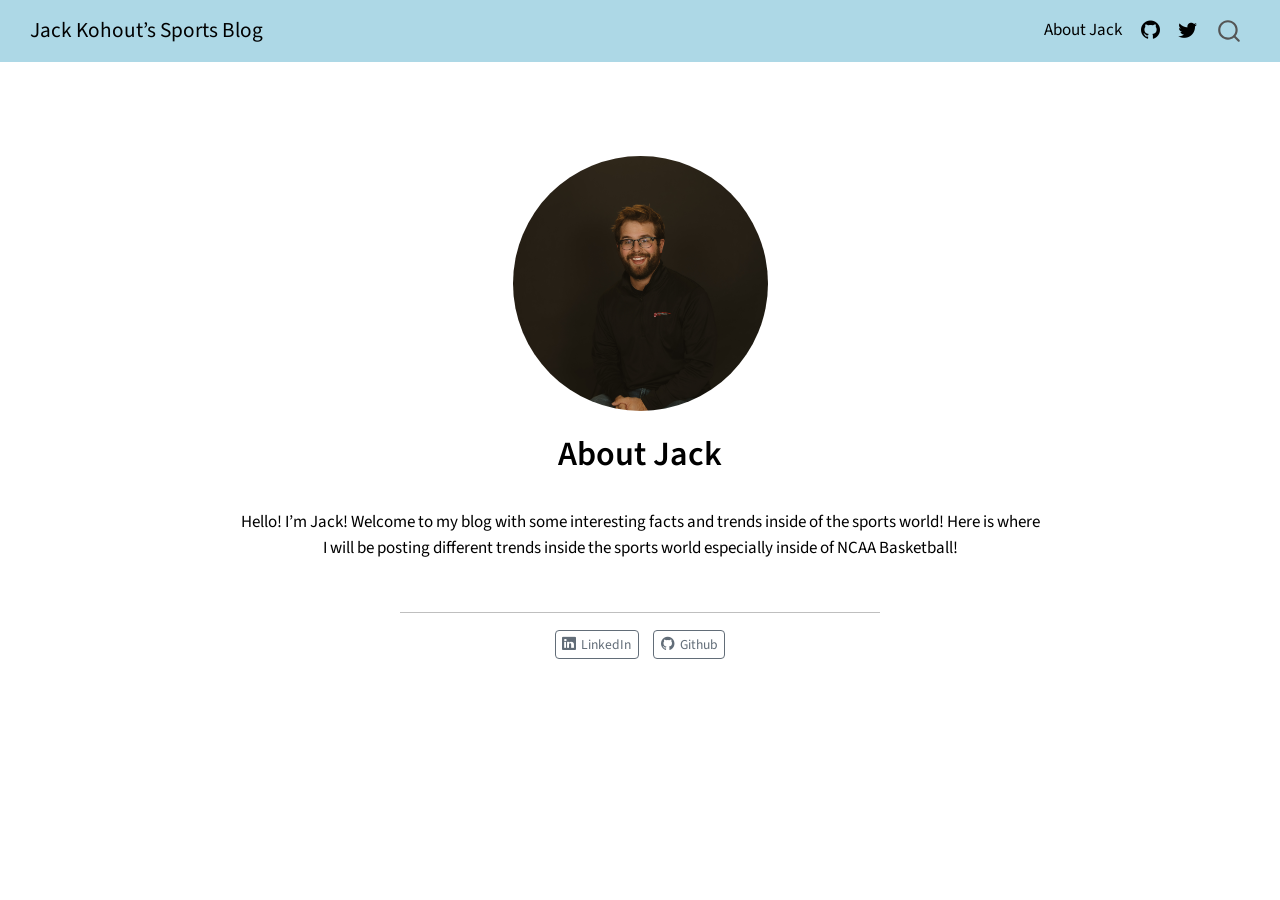
<file: about.html>
<!DOCTYPE html>
<html xmlns="http://www.w3.org/1999/xhtml" lang="en" xml:lang="en"><head>

<meta charset="utf-8">
<meta name="generator" content="quarto-1.9.36">

<meta name="viewport" content="width=device-width, initial-scale=1.0, user-scalable=yes">


<title>About Jack – Jack Kohout’s Sports Blog</title>
<style>
/* Default styles provided by pandoc.
** See https://pandoc.org/MANUAL.html#variables-for-html for config info.
*/
code{white-space: pre-wrap;}
span.smallcaps{font-variant: small-caps;}
div.columns{display: flex; gap: min(4vw, 1.5em);}
div.column{flex: auto; overflow-x: auto;}
div.hanging-indent{margin-left: 1.5em; text-indent: -1.5em;}
ul.task-list{list-style: none;}
ul.task-list li input[type="checkbox"] {
  width: 0.8em;
  margin: 0 0.8em 0.2em -1em; /* quarto-specific, see https://github.com/quarto-dev/quarto-cli/issues/4556 */ 
  vertical-align: middle;
}
</style>


<script src="site_libs/quarto-nav/quarto-nav.js"></script>
<script src="site_libs/quarto-nav/headroom.min.js"></script>
<script src="site_libs/clipboard/clipboard.min.js"></script>
<script src="site_libs/quarto-search/autocomplete.umd.js"></script>
<script src="site_libs/quarto-search/fuse.min.js"></script>
<script src="site_libs/quarto-search/quarto-search.js"></script>
<meta name="quarto:offset" content="./">
<link href="./logo.png" rel="icon" type="image/png">
<script src="site_libs/quarto-html/quarto.js" type="module"></script>
<script src="site_libs/quarto-html/tabsets/tabsets.js" type="module"></script>
<script src="site_libs/quarto-html/popper.min.js"></script>
<script src="site_libs/quarto-html/tippy.umd.min.js"></script>
<link href="site_libs/quarto-html/tippy.css" rel="stylesheet">
<link href="site_libs/quarto-html/quarto-syntax-highlighting-845c23b38eaddc0f92fda52bfe77a8c8.css" rel="stylesheet" id="quarto-text-highlighting-styles">
<script src="site_libs/bootstrap/bootstrap.min.js"></script>
<link href="site_libs/bootstrap/bootstrap-icons.css" rel="stylesheet">
<link href="site_libs/bootstrap/bootstrap-158031087360bce0ff56dc785ce39e06.min.css" rel="stylesheet" append-hash="true" id="quarto-bootstrap" data-mode="light">
<script id="quarto-search-options" type="application/json">{
  "location": "navbar",
  "copy-button": false,
  "collapse-after": 3,
  "panel-placement": "end",
  "type": "overlay",
  "limit": 50,
  "keyboard-shortcut": [
    "f",
    "/",
    "s"
  ],
  "show-item-context": false,
  "language": {
    "search-no-results-text": "No results",
    "search-matching-documents-text": "matching documents",
    "search-copy-link-title": "Copy link to search",
    "search-hide-matches-text": "Hide additional matches",
    "search-more-match-text": "more match in this document",
    "search-more-matches-text": "more matches in this document",
    "search-clear-button-title": "Clear",
    "search-text-placeholder": "",
    "search-detached-cancel-button-title": "Cancel",
    "search-submit-button-title": "Submit",
    "search-label": "Search"
  }
}</script>


<link rel="stylesheet" href="styles.css">
</head>

<body class="nav-fixed fullcontent quarto-light">

<div id="quarto-search-results"></div>
  <header id="quarto-header" class="headroom fixed-top">
    <nav class="navbar navbar-expand-lg " data-bs-theme="dark">
      <div class="navbar-container container-fluid">
      <div class="navbar-brand-container mx-auto">
    <a class="navbar-brand" href="./index.html">
    <span class="navbar-title">Jack Kohout’s Sports Blog</span>
    </a>
  </div>
            <div id="quarto-search" class="" title="Search"></div>
          <button class="navbar-toggler" type="button" data-bs-toggle="collapse" data-bs-target="#navbarCollapse" aria-controls="navbarCollapse" role="menu" aria-expanded="false" aria-label="Toggle navigation" onclick="if (window.quartoToggleHeadroom) { window.quartoToggleHeadroom(); }">
  <span class="navbar-toggler-icon"></span>
</button>
          <div class="collapse navbar-collapse" id="navbarCollapse">
            <ul class="navbar-nav navbar-nav-scroll ms-auto">
  <li class="nav-item">
    <a class="nav-link active" href="./about.html" aria-current="page"> 
<span class="menu-text">About Jack</span></a>
  </li>  
  <li class="nav-item compact">
    <a class="nav-link" href="https://github.com/JackKohout"> <i class="bi bi-github" role="img">
</i> 
<span class="menu-text"></span></a>
  </li>  
  <li class="nav-item compact">
    <a class="nav-link" href="https://twitter.com/JackKohout"> <i class="bi bi-twitter" role="img">
</i> 
<span class="menu-text"></span></a>
  </li>  
</ul>
          </div> <!-- /navcollapse -->
            <div class="quarto-navbar-tools">
</div>
      </div> <!-- /container-fluid -->
    </nav>
</header>
<!-- content -->
<div id="quarto-content" class="quarto-container page-columns page-rows-contents page-layout-article page-navbar">
<!-- sidebar -->
<!-- margin-sidebar -->
    
<!-- main -->
<div class="quarto-about-jolla">
  <img src="sievert.photo-41 copy.jpg" class="about-image
  round " style="height: 15em; width: 15em;">
 <header id="title-block-header" class="quarto-title-block default">
<div class="quarto-title">
<h1 class="title">About Jack</h1>
</div>
<div class="quarto-title-meta">
  </div>
</header><main class="content" id="quarto-document-content">
<p>Hello! I’m Jack! Welcome to my blog with some interesting facts and trends inside of the sports world! Here is where I will be posting different trends inside the sports world especially inside of NCAA Basketball!</p>


</main> 
  <hr class="about-sep">
   <div class="about-links">
  <a href="https://linkedin.com" class="about-link" rel="" target="">
    <i class="bi bi-linkedin"></i>
     <span class="about-link-text">LinkedIn</span>
  </a>
  <a href="https://github.com" class="about-link" rel="" target="">
    <i class="bi bi-github"></i>
     <span class="about-link-text">Github</span>
  </a>
</div>
</div>
 <!-- /main -->
<script id="quarto-html-after-body" type="application/javascript">
  window.document.addEventListener("DOMContentLoaded", function (event) {
    const isCodeAnnotation = (el) => {
      for (const clz of el.classList) {
        if (clz.startsWith('code-annotation-')) {                     
          return true;
        }
      }
      return false;
    }
    const onCopySuccess = function(e) {
      // button target
      const button = e.trigger;
      // don't keep focus
      button.blur();
      // flash "checked"
      button.classList.add('code-copy-button-checked');
      var currentTitle = button.getAttribute("title");
      button.setAttribute("title", "Copied!");
      let tooltip;
      if (window.bootstrap) {
        button.setAttribute("data-bs-toggle", "tooltip");
        button.setAttribute("data-bs-placement", "left");
        button.setAttribute("data-bs-title", "Copied!");
        tooltip = new bootstrap.Tooltip(button, 
          { trigger: "manual", 
            customClass: "code-copy-button-tooltip",
            offset: [0, -8]});
        tooltip.show();    
      }
      setTimeout(function() {
        if (tooltip) {
          tooltip.hide();
          button.removeAttribute("data-bs-title");
          button.removeAttribute("data-bs-toggle");
          button.removeAttribute("data-bs-placement");
        }
        button.setAttribute("title", currentTitle);
        button.classList.remove('code-copy-button-checked');
      }, 1000);
      // clear code selection
      e.clearSelection();
    }
    const getTextToCopy = function(trigger) {
      const outerScaffold = trigger.parentElement.cloneNode(true);
      const codeEl = outerScaffold.querySelector('code');
      for (const childEl of codeEl.children) {
        if (isCodeAnnotation(childEl)) {
          childEl.remove();
        }
      }
      return codeEl.innerText;
    }
    const clipboard = new window.ClipboardJS('.code-copy-button:not([data-in-quarto-modal])', {
      text: getTextToCopy
    });
    clipboard.on('success', onCopySuccess);
    if (window.document.getElementById('quarto-embedded-source-code-modal')) {
      const clipboardModal = new window.ClipboardJS('.code-copy-button[data-in-quarto-modal]', {
        text: getTextToCopy,
        container: window.document.getElementById('quarto-embedded-source-code-modal')
      });
      clipboardModal.on('success', onCopySuccess);
    }
      var localhostRegex = new RegExp(/^(?:http|https):\/\/localhost\:?[0-9]*\//);
      var mailtoRegex = new RegExp(/^mailto:/);
        var filterRegex = new RegExp('/' + window.location.host + '/');
      var isInternal = (href) => {
          return filterRegex.test(href) || localhostRegex.test(href) || mailtoRegex.test(href);
      }
      // Inspect non-navigation links and adorn them if external
     var links = window.document.querySelectorAll('a[href]:not(.nav-link):not(.navbar-brand):not(.toc-action):not(.sidebar-link):not(.sidebar-item-toggle):not(.pagination-link):not(.no-external):not([aria-hidden]):not(.dropdown-item):not(.quarto-navigation-tool):not(.about-link)');
      for (var i=0; i<links.length; i++) {
        const link = links[i];
        if (!isInternal(link.href)) {
          // undo the damage that might have been done by quarto-nav.js in the case of
          // links that we want to consider external
          if (link.dataset.originalHref !== undefined) {
            link.href = link.dataset.originalHref;
          }
        }
      }
    function tippyHover(el, contentFn, onTriggerFn, onUntriggerFn) {
      const config = {
        allowHTML: true,
        maxWidth: 500,
        delay: 100,
        arrow: false,
        appendTo: function(el) {
            return el.parentElement;
        },
        interactive: true,
        interactiveBorder: 10,
        theme: 'quarto',
        placement: 'bottom-start',
      };
      if (contentFn) {
        config.content = contentFn;
      }
      if (onTriggerFn) {
        config.onTrigger = onTriggerFn;
      }
      if (onUntriggerFn) {
        config.onUntrigger = onUntriggerFn;
      }
      window.tippy(el, config); 
    }
    const noterefs = window.document.querySelectorAll('a[role="doc-noteref"]');
    for (var i=0; i<noterefs.length; i++) {
      const ref = noterefs[i];
      tippyHover(ref, function() {
        // use id or data attribute instead here
        let href = ref.getAttribute('data-footnote-href') || ref.getAttribute('href');
        try { href = new URL(href).hash; } catch {}
        const id = href.replace(/^#\/?/, "");
        const note = window.document.getElementById(id);
        if (note) {
          return note.innerHTML;
        } else {
          return "";
        }
      });
    }
    const xrefs = window.document.querySelectorAll('a.quarto-xref');
    const processXRef = (id, note) => {
      // Strip column container classes
      const stripColumnClz = (el) => {
        el.classList.remove("page-full", "page-columns");
        if (el.children) {
          for (const child of el.children) {
            stripColumnClz(child);
          }
        }
      }
      stripColumnClz(note)
      if (id === null || id.startsWith('sec-')) {
        // Special case sections, only their first couple elements
        const container = document.createElement("div");
        if (note.children && note.children.length > 2) {
          container.appendChild(note.children[0].cloneNode(true));
          for (let i = 1; i < note.children.length; i++) {
            const child = note.children[i];
            if (child.tagName === "P" && child.innerText === "") {
              continue;
            } else {
              container.appendChild(child.cloneNode(true));
              break;
            }
          }
          if (window.Quarto?.typesetMath) {
            window.Quarto.typesetMath(container);
          }
          return container.innerHTML
        } else {
          if (window.Quarto?.typesetMath) {
            window.Quarto.typesetMath(note);
          }
          return note.innerHTML;
        }
      } else {
        // Remove any anchor links if they are present
        const anchorLink = note.querySelector('a.anchorjs-link');
        if (anchorLink) {
          anchorLink.remove();
        }
        if (window.Quarto?.typesetMath) {
          window.Quarto.typesetMath(note);
        }
        if (note.classList.contains("callout")) {
          return note.outerHTML;
        } else {
          return note.innerHTML;
        }
      }
    }
    for (var i=0; i<xrefs.length; i++) {
      const xref = xrefs[i];
      tippyHover(xref, undefined, function(instance) {
        instance.disable();
        let url = xref.getAttribute('href');
        let hash = undefined; 
        if (url.startsWith('#')) {
          hash = url;
        } else {
          try { hash = new URL(url).hash; } catch {}
        }
        if (hash) {
          const id = hash.replace(/^#\/?/, "");
          const note = window.document.getElementById(id);
          if (note !== null) {
            try {
              const html = processXRef(id, note.cloneNode(true));
              instance.setContent(html);
            } finally {
              instance.enable();
              instance.show();
            }
          } else {
            // See if we can fetch this
            fetch(url.split('#')[0])
            .then(res => res.text())
            .then(html => {
              const parser = new DOMParser();
              const htmlDoc = parser.parseFromString(html, "text/html");
              const note = htmlDoc.getElementById(id);
              if (note !== null) {
                const html = processXRef(id, note);
                instance.setContent(html);
              } 
            }).finally(() => {
              instance.enable();
              instance.show();
            });
          }
        } else {
          // See if we can fetch a full url (with no hash to target)
          // This is a special case and we should probably do some content thinning / targeting
          fetch(url)
          .then(res => res.text())
          .then(html => {
            const parser = new DOMParser();
            const htmlDoc = parser.parseFromString(html, "text/html");
            const note = htmlDoc.querySelector('main.content');
            if (note !== null) {
              // This should only happen for chapter cross references
              // (since there is no id in the URL)
              // remove the first header
              if (note.children.length > 0 && note.children[0].tagName === "HEADER") {
                note.children[0].remove();
              }
              const html = processXRef(null, note);
              instance.setContent(html);
            } 
          }).finally(() => {
            instance.enable();
            instance.show();
          });
        }
      }, function(instance) {
      });
    }
        let selectedAnnoteEl;
        const selectorForAnnotation = ( cell, annotation) => {
          let cellAttr = 'data-code-cell="' + cell + '"';
          let lineAttr = 'data-code-annotation="' +  annotation + '"';
          const selector = 'span[' + cellAttr + '][' + lineAttr + ']';
          return selector;
        }
        const selectCodeLines = (annoteEl) => {
          const doc = window.document;
          const targetCell = annoteEl.getAttribute("data-target-cell");
          const targetAnnotation = annoteEl.getAttribute("data-target-annotation");
          const annoteSpan = window.document.querySelector(selectorForAnnotation(targetCell, targetAnnotation));
          const lines = annoteSpan.getAttribute("data-code-lines").split(",");
          const lineIds = lines.map((line) => {
            return targetCell + "-" + line;
          })
          let top = null;
          let height = null;
          let parent = null;
          if (lineIds.length > 0) {
              //compute the position of the single el (top and bottom and make a div)
              const el = window.document.getElementById(lineIds[0]);
              top = el.offsetTop;
              height = el.offsetHeight;
              parent = el.parentElement.parentElement;
            if (lineIds.length > 1) {
              const lastEl = window.document.getElementById(lineIds[lineIds.length - 1]);
              const bottom = lastEl.offsetTop + lastEl.offsetHeight;
              height = bottom - top;
            }
            if (top !== null && height !== null && parent !== null) {
              // cook up a div (if necessary) and position it 
              let div = window.document.getElementById("code-annotation-line-highlight");
              if (div === null) {
                div = window.document.createElement("div");
                div.setAttribute("id", "code-annotation-line-highlight");
                div.style.position = 'absolute';
                parent.appendChild(div);
              }
              div.style.top = top - 2 + "px";
              div.style.height = height + 4 + "px";
              div.style.left = 0;
              let gutterDiv = window.document.getElementById("code-annotation-line-highlight-gutter");
              if (gutterDiv === null) {
                gutterDiv = window.document.createElement("div");
                gutterDiv.setAttribute("id", "code-annotation-line-highlight-gutter");
                gutterDiv.style.position = 'absolute';
                const codeCell = window.document.getElementById(targetCell);
                const gutter = codeCell.querySelector('.code-annotation-gutter');
                gutter.appendChild(gutterDiv);
              }
              gutterDiv.style.top = top - 2 + "px";
              gutterDiv.style.height = height + 4 + "px";
            }
            selectedAnnoteEl = annoteEl;
          }
        };
        const unselectCodeLines = () => {
          const elementsIds = ["code-annotation-line-highlight", "code-annotation-line-highlight-gutter"];
          elementsIds.forEach((elId) => {
            const div = window.document.getElementById(elId);
            if (div) {
              div.remove();
            }
          });
          selectedAnnoteEl = undefined;
        };
          // Handle positioning of the toggle
      window.addEventListener(
        "resize",
        throttle(() => {
          elRect = undefined;
          if (selectedAnnoteEl) {
            selectCodeLines(selectedAnnoteEl);
          }
        }, 10)
      );
      function throttle(fn, ms) {
      let throttle = false;
      let timer;
        return (...args) => {
          if(!throttle) { // first call gets through
              fn.apply(this, args);
              throttle = true;
          } else { // all the others get throttled
              if(timer) clearTimeout(timer); // cancel #2
              timer = setTimeout(() => {
                fn.apply(this, args);
                timer = throttle = false;
              }, ms);
          }
        };
      }
        // Attach click handler to the DT
        const annoteDls = window.document.querySelectorAll('dt[data-target-cell]');
        for (const annoteDlNode of annoteDls) {
          annoteDlNode.addEventListener('click', (event) => {
            const clickedEl = event.target;
            if (clickedEl !== selectedAnnoteEl) {
              unselectCodeLines();
              const activeEl = window.document.querySelector('dt[data-target-cell].code-annotation-active');
              if (activeEl) {
                activeEl.classList.remove('code-annotation-active');
              }
              selectCodeLines(clickedEl);
              clickedEl.classList.add('code-annotation-active');
            } else {
              // Unselect the line
              unselectCodeLines();
              clickedEl.classList.remove('code-annotation-active');
            }
          });
        }
    const findCites = (el) => {
      const parentEl = el.parentElement;
      if (parentEl) {
        const cites = parentEl.dataset.cites;
        if (cites) {
          return {
            el,
            cites: cites.split(' ')
          };
        } else {
          return findCites(el.parentElement)
        }
      } else {
        return undefined;
      }
    };
    var bibliorefs = window.document.querySelectorAll('a[role="doc-biblioref"]');
    for (var i=0; i<bibliorefs.length; i++) {
      const ref = bibliorefs[i];
      const citeInfo = findCites(ref);
      if (citeInfo) {
        tippyHover(citeInfo.el, function() {
          var popup = window.document.createElement('div');
          citeInfo.cites.forEach(function(cite) {
            var citeDiv = window.document.createElement('div');
            citeDiv.classList.add('hanging-indent');
            citeDiv.classList.add('csl-entry');
            var biblioDiv = window.document.getElementById('ref-' + cite);
            if (biblioDiv) {
              citeDiv.innerHTML = biblioDiv.innerHTML;
            }
            popup.appendChild(citeDiv);
          });
          return popup.innerHTML;
        });
      }
    }
  });
  </script>
</div> <!-- /content -->




</body></html>
</file>
<file: site_libs/quarto-html/tippy.css>
.tippy-box[data-animation=fade][data-state=hidden]{opacity:0}[data-tippy-root]{max-width:calc(100vw - 10px)}.tippy-box{position:relative;background-color:#333;color:#fff;border-radius:4px;font-size:14px;line-height:1.4;white-space:normal;outline:0;transition-property:transform,visibility,opacity}.tippy-box[data-placement^=top]>.tippy-arrow{bottom:0}.tippy-box[data-placement^=top]>.tippy-arrow:before{bottom:-7px;left:0;border-width:8px 8px 0;border-top-color:initial;transform-origin:center top}.tippy-box[data-placement^=bottom]>.tippy-arrow{top:0}.tippy-box[data-placement^=bottom]>.tippy-arrow:before{top:-7px;left:0;border-width:0 8px 8px;border-bottom-color:initial;transform-origin:center bottom}.tippy-box[data-placement^=left]>.tippy-arrow{right:0}.tippy-box[data-placement^=left]>.tippy-arrow:before{border-width:8px 0 8px 8px;border-left-color:initial;right:-7px;transform-origin:center left}.tippy-box[data-placement^=right]>.tippy-arrow{left:0}.tippy-box[data-placement^=right]>.tippy-arrow:before{left:-7px;border-width:8px 8px 8px 0;border-right-color:initial;transform-origin:center right}.tippy-box[data-inertia][data-state=visible]{transition-timing-function:cubic-bezier(.54,1.5,.38,1.11)}.tippy-arrow{width:16px;height:16px;color:#333}.tippy-arrow:before{content:"";position:absolute;border-color:transparent;border-style:solid}.tippy-content{position:relative;padding:5px 9px;z-index:1}
</file>
<file: site_libs/quarto-html/quarto-syntax-highlighting-845c23b38eaddc0f92fda52bfe77a8c8.css>
/* quarto syntax highlight colors */
:root {
  --quarto-hl-ot-color: #003B4F;
  --quarto-hl-at-color: #657422;
  --quarto-hl-ss-color: #20794D;
  --quarto-hl-an-color: #5E5E5E;
  --quarto-hl-fu-color: #4758AB;
  --quarto-hl-st-color: #20794D;
  --quarto-hl-cf-color: #003B4F;
  --quarto-hl-op-color: #5E5E5E;
  --quarto-hl-er-color: #AD0000;
  --quarto-hl-bn-color: #AD0000;
  --quarto-hl-al-color: #AD0000;
  --quarto-hl-va-color: #111111;
  --quarto-hl-bu-color: inherit;
  --quarto-hl-ex-color: inherit;
  --quarto-hl-pp-color: #AD0000;
  --quarto-hl-in-color: #5E5E5E;
  --quarto-hl-vs-color: #20794D;
  --quarto-hl-wa-color: #5E5E5E;
  --quarto-hl-do-color: #5E5E5E;
  --quarto-hl-im-color: #00769E;
  --quarto-hl-ch-color: #20794D;
  --quarto-hl-dt-color: #AD0000;
  --quarto-hl-fl-color: #AD0000;
  --quarto-hl-co-color: #5E5E5E;
  --quarto-hl-cv-color: #5E5E5E;
  --quarto-hl-cn-color: #8f5902;
  --quarto-hl-sc-color: #5E5E5E;
  --quarto-hl-dv-color: #AD0000;
  --quarto-hl-kw-color: #003B4F;
}

/* other quarto variables */
:root {
  --quarto-font-monospace: SFMono-Regular, Menlo, Monaco, Consolas, "Liberation Mono", "Courier New", monospace;
}

/* syntax highlight based on Pandoc's rules */
pre > code.sourceCode > span {
  color: #003B4F;
}

code.sourceCode > span {
  color: #003B4F;
}

div.sourceCode,
div.sourceCode pre.sourceCode {
  color: #003B4F;
}

/* Normal */
code span {
  color: #003B4F;
}

/* Alert */
code span.al {
  color: #AD0000;
  font-style: inherit;
}

/* Annotation */
code span.an {
  color: #5E5E5E;
  font-style: inherit;
}

/* Attribute */
code span.at {
  color: #657422;
  font-style: inherit;
}

/* BaseN */
code span.bn {
  color: #AD0000;
  font-style: inherit;
}

/* BuiltIn */
code span.bu {
  font-style: inherit;
}

/* ControlFlow */
code span.cf {
  color: #003B4F;
  font-weight: bold;
  font-style: inherit;
}

/* Char */
code span.ch {
  color: #20794D;
  font-style: inherit;
}

/* Constant */
code span.cn {
  color: #8f5902;
  font-style: inherit;
}

/* Comment */
code span.co {
  color: #5E5E5E;
  font-style: inherit;
}

/* CommentVar */
code span.cv {
  color: #5E5E5E;
  font-style: italic;
}

/* Documentation */
code span.do {
  color: #5E5E5E;
  font-style: italic;
}

/* DataType */
code span.dt {
  color: #AD0000;
  font-style: inherit;
}

/* DecVal */
code span.dv {
  color: #AD0000;
  font-style: inherit;
}

/* Error */
code span.er {
  color: #AD0000;
  font-style: inherit;
}

/* Extension */
code span.ex {
  font-style: inherit;
}

/* Float */
code span.fl {
  color: #AD0000;
  font-style: inherit;
}

/* Function */
code span.fu {
  color: #4758AB;
  font-style: inherit;
}

/* Import */
code span.im {
  color: #00769E;
  font-style: inherit;
}

/* Information */
code span.in {
  color: #5E5E5E;
  font-style: inherit;
}

/* Keyword */
code span.kw {
  color: #003B4F;
  font-weight: bold;
  font-style: inherit;
}

/* Operator */
code span.op {
  color: #5E5E5E;
  font-style: inherit;
}

/* Other */
code span.ot {
  color: #003B4F;
  font-style: inherit;
}

/* Preprocessor */
code span.pp {
  color: #AD0000;
  font-style: inherit;
}

/* SpecialChar */
code span.sc {
  color: #5E5E5E;
  font-style: inherit;
}

/* SpecialString */
code span.ss {
  color: #20794D;
  font-style: inherit;
}

/* String */
code span.st {
  color: #20794D;
  font-style: inherit;
}

/* Variable */
code span.va {
  color: #111111;
  font-style: inherit;
}

/* VerbatimString */
code span.vs {
  color: #20794D;
  font-style: inherit;
}

/* Warning */
code span.wa {
  color: #5E5E5E;
  font-style: italic;
}

.prevent-inlining {
  content: "</";
}

/*# sourceMappingURL=ac89f0bb514bba72461919f78549e31c.css.map */
</file>
<file: styles.css>
/* css styles */
body {
  background-color: white;
  color:Black;
}

h1, h2, h3, h4 {
  color: Black;
}

a {
  color: Gold;
}

.navbar {
  background-color: LightBlue; !important;
}

.navbar a {
  color: Black !important;
}
</file>
